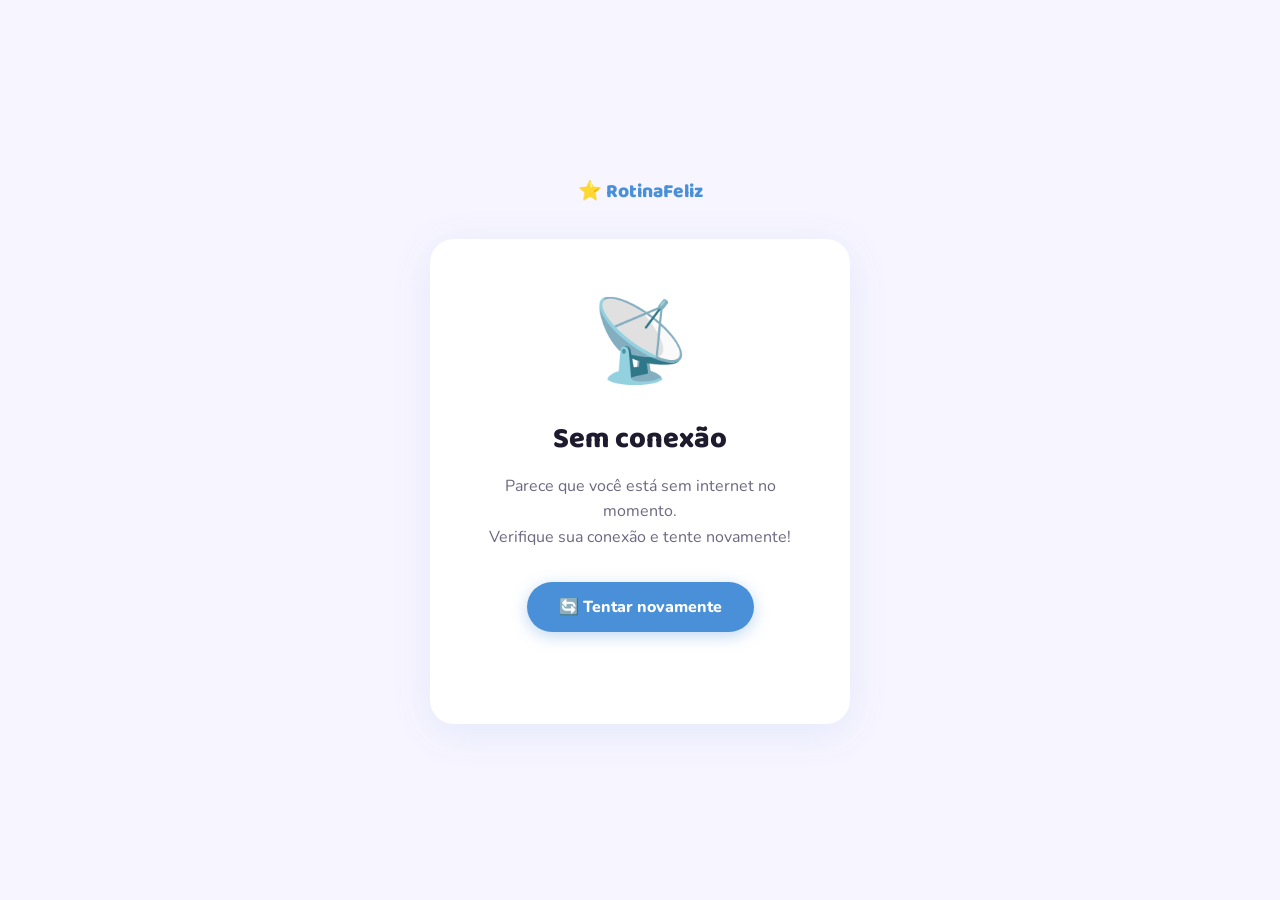
<file: offline.html>
<!DOCTYPE html>
<html lang="pt-BR">
<head>
  <meta charset="UTF-8" />
  <meta name="viewport" content="width=device-width, initial-scale=1.0" />
  <title>Sem conexão — RotinaFeliz</title>
  <link rel="preconnect" href="https://fonts.googleapis.com" />
  <link rel="preconnect" href="https://fonts.gstatic.com" crossorigin />
  <link rel="preload" as="style" href="https://fonts.googleapis.com/css2?family=Baloo+2:wght@700;900&family=Nunito:wght@400;600;700;800&display=swap" />
  <link href="https://fonts.googleapis.com/css2?family=Baloo+2:wght@700;900&family=Nunito:wght@400;600;700;800&display=swap" rel="stylesheet" />
  <link rel="shortcut icon" href="/assets/rf.png" type="image/x-icon" />
  <style>
    *, *::before, *::after { box-sizing: border-box; margin: 0; padding: 0; }

    :root {
      --blue:   #4A90D9;
      --green:  #5BB974;
      --bg:     #F7F5FF;
      --ink:    #1E1B2E;
      --muted:  #6B6880;
      --card:   #FFFFFF;
    }

    html, body {
      height: 100%;
      font-family: 'Nunito', sans-serif;
      background: var(--bg);
      color: var(--ink);
    }

    body {
      display: flex;
      flex-direction: column;
      align-items: center;
      justify-content: center;
      min-height: 100vh;
      padding: 32px 24px;
      text-align: center;
    }

    .card {
      background: var(--card);
      border-radius: 24px;
      padding: 48px 36px;
      max-width: 420px;
      width: 100%;
      box-shadow: 0 8px 40px rgba(74,144,217,.12);
    }

    .emoji {
      font-size: 5rem;
      margin-bottom: 20px;
      animation: wobble 2.5s ease-in-out infinite;
    }

    @keyframes wobble {
      0%, 100% { transform: rotate(-5deg); }
      50%       { transform: rotate(5deg); }
    }

    h1 {
      font-family: 'Baloo 2', sans-serif;
      font-size: 1.8rem;
      font-weight: 900;
      margin-bottom: 12px;
      color: var(--ink);
    }

    p {
      color: var(--muted);
      font-size: 1rem;
      line-height: 1.6;
      margin-bottom: 32px;
    }

    .btn {
      display: inline-flex;
      align-items: center;
      gap: 8px;
      padding: 14px 32px;
      border-radius: 50px;
      font-family: 'Nunito', sans-serif;
      font-weight: 800;
      font-size: 1rem;
      cursor: pointer;
      border: none;
      text-decoration: none;
      transition: transform .15s, box-shadow .15s;
    }

    .btn:active { transform: scale(.97); }

    .btn-primary {
      background: var(--blue);
      color: #fff;
      box-shadow: 0 4px 16px rgba(74,144,217,.35);
    }

    .btn-primary:hover { box-shadow: 0 6px 22px rgba(74,144,217,.45); }

    .status {
      margin-top: 24px;
      font-size: .85rem;
      color: var(--muted);
      min-height: 20px;
    }

    .logo {
      font-family: 'Baloo 2', sans-serif;
      font-size: 1.2rem;
      font-weight: 900;
      color: var(--blue);
      text-decoration: none;
      display: inline-flex;
      align-items: center;
      gap: 6px;
      margin-bottom: 32px;
    }
  </style>
</head>
<body>

  <a class="logo" href="/">⭐ RotinaFeliz</a>

  <div class="card">
    <div class="emoji">📡</div>
    <h1>Sem conexão</h1>
    <p>
      Parece que você está sem internet no momento.<br/>
      Verifique sua conexão e tente novamente!
    </p>

    <button class="btn btn-primary" onclick="tentarNovamente()">
      🔄 Tentar novamente
    </button>

    <div class="status" id="status"></div>
  </div>

  <script>
    function tentarNovamente() {
      const status = document.getElementById('status');
      status.textContent = 'Verificando conexão...';

      setTimeout(() => {
        if (navigator.onLine) {
          status.textContent = '✅ Conexão restaurada! Redirecionando...';
          setTimeout(() => window.location.href = '/', 800);
        } else {
          status.textContent = '❌ Ainda sem internet. Tente em alguns instantes.';
        }
      }, 1000);
    }

    // Redireciona automaticamente quando a conexão voltar
    window.addEventListener('online', () => {
      document.getElementById('status').textContent = '✅ Conexão restaurada! Redirecionando...';
      setTimeout(() => window.location.href = '/', 800);
    });
  </script>

</body>
</html>
</file>
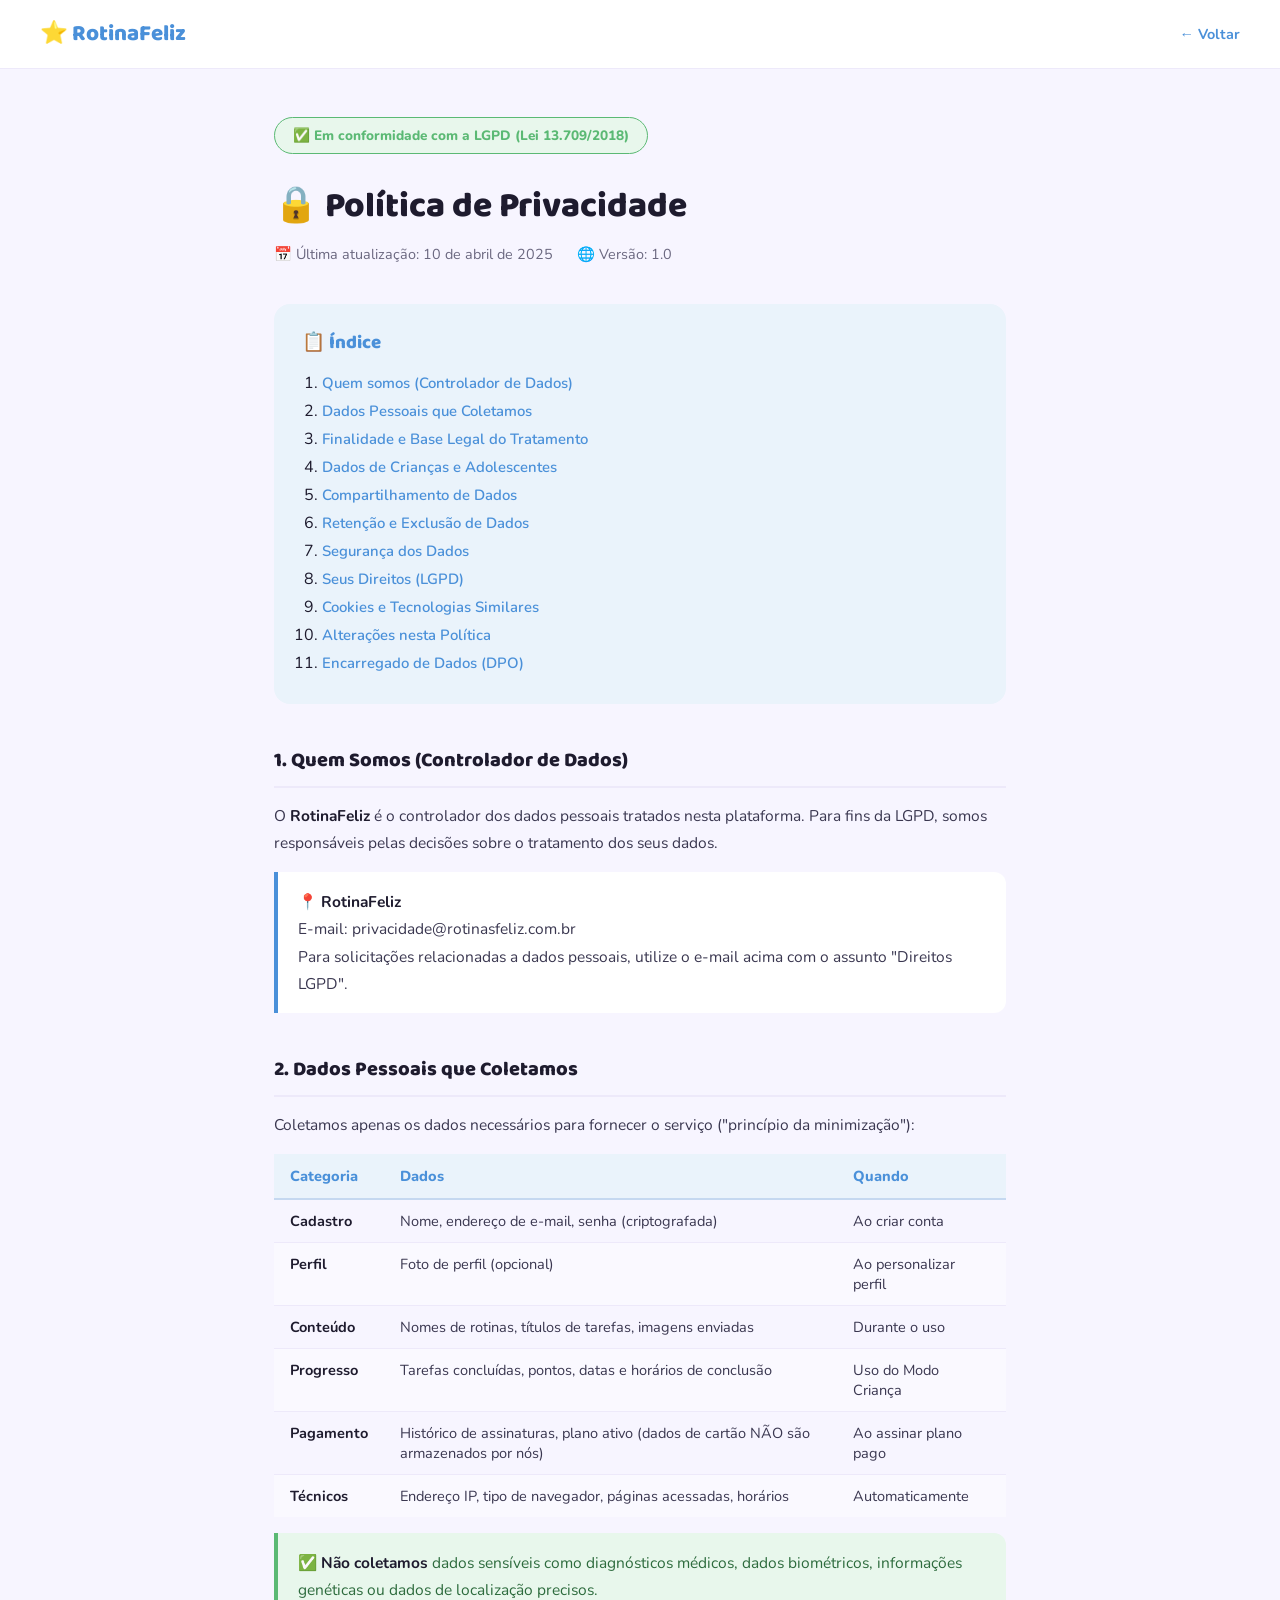
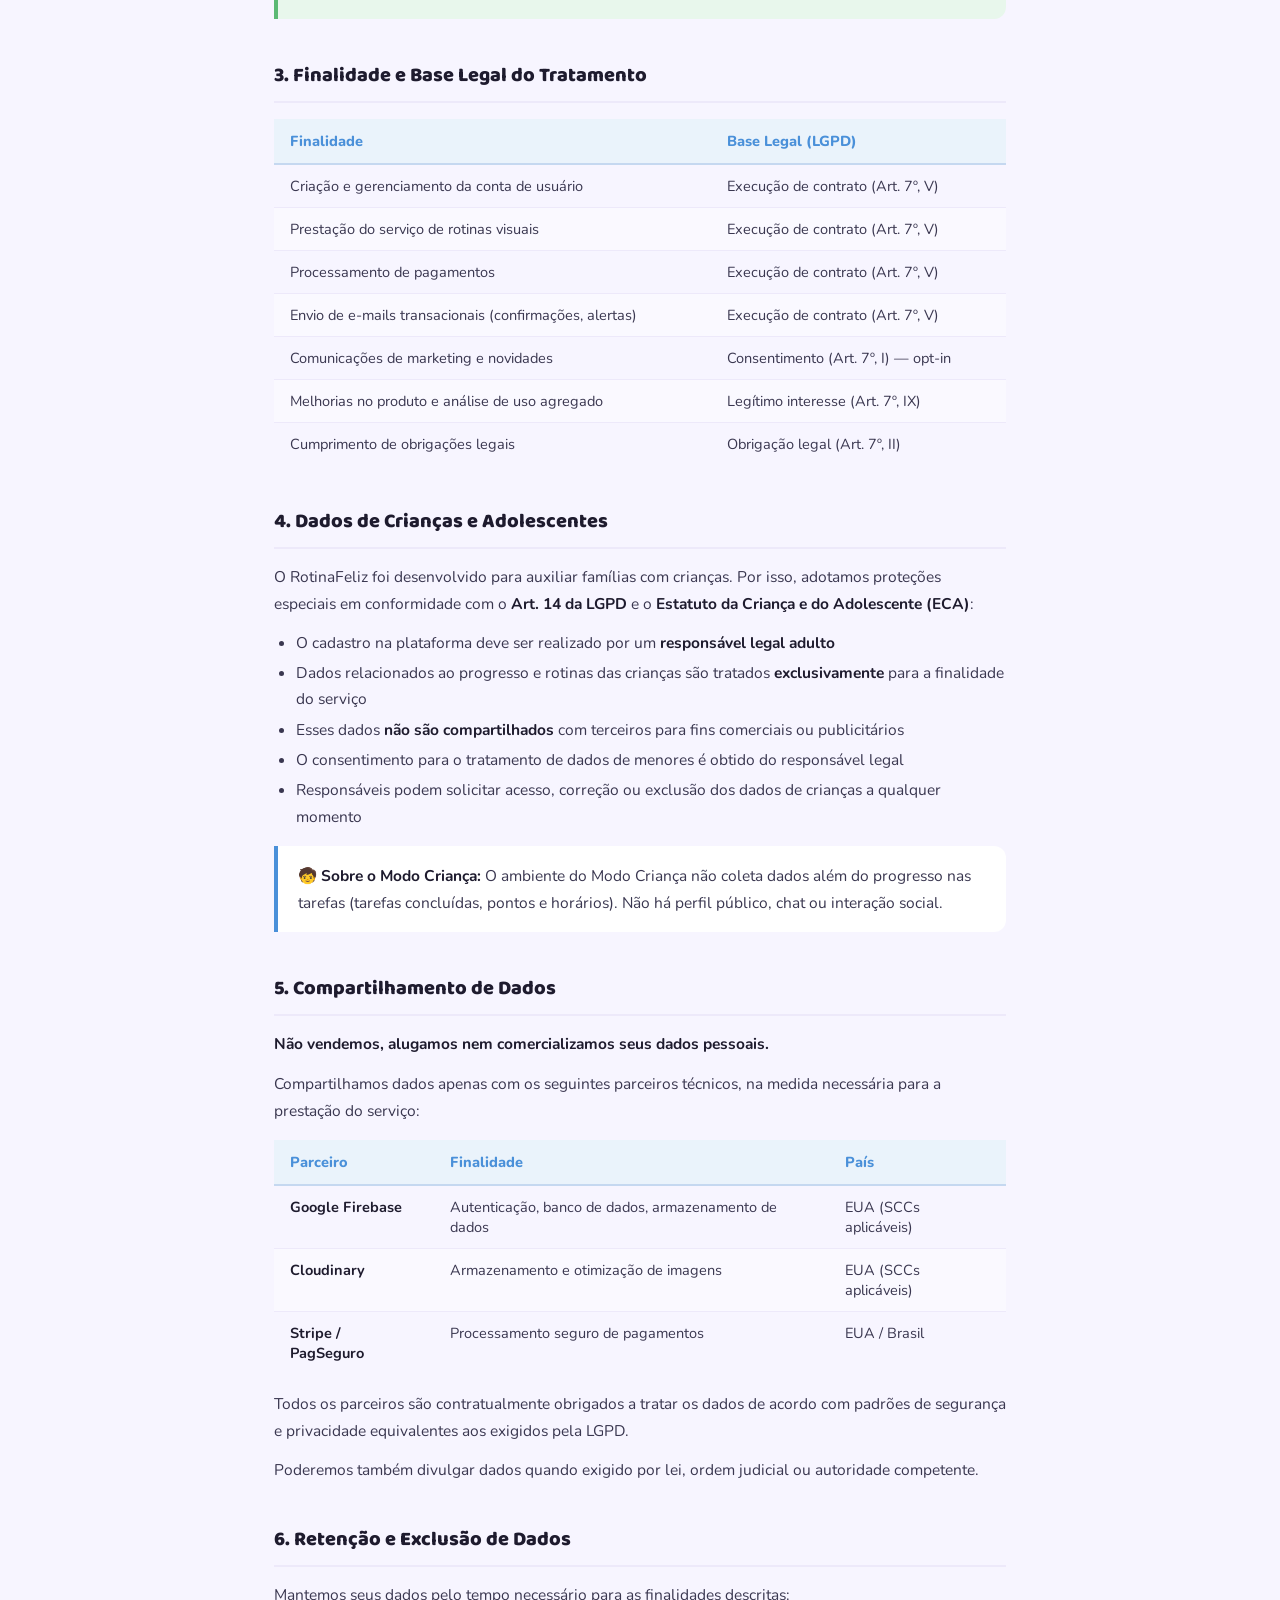
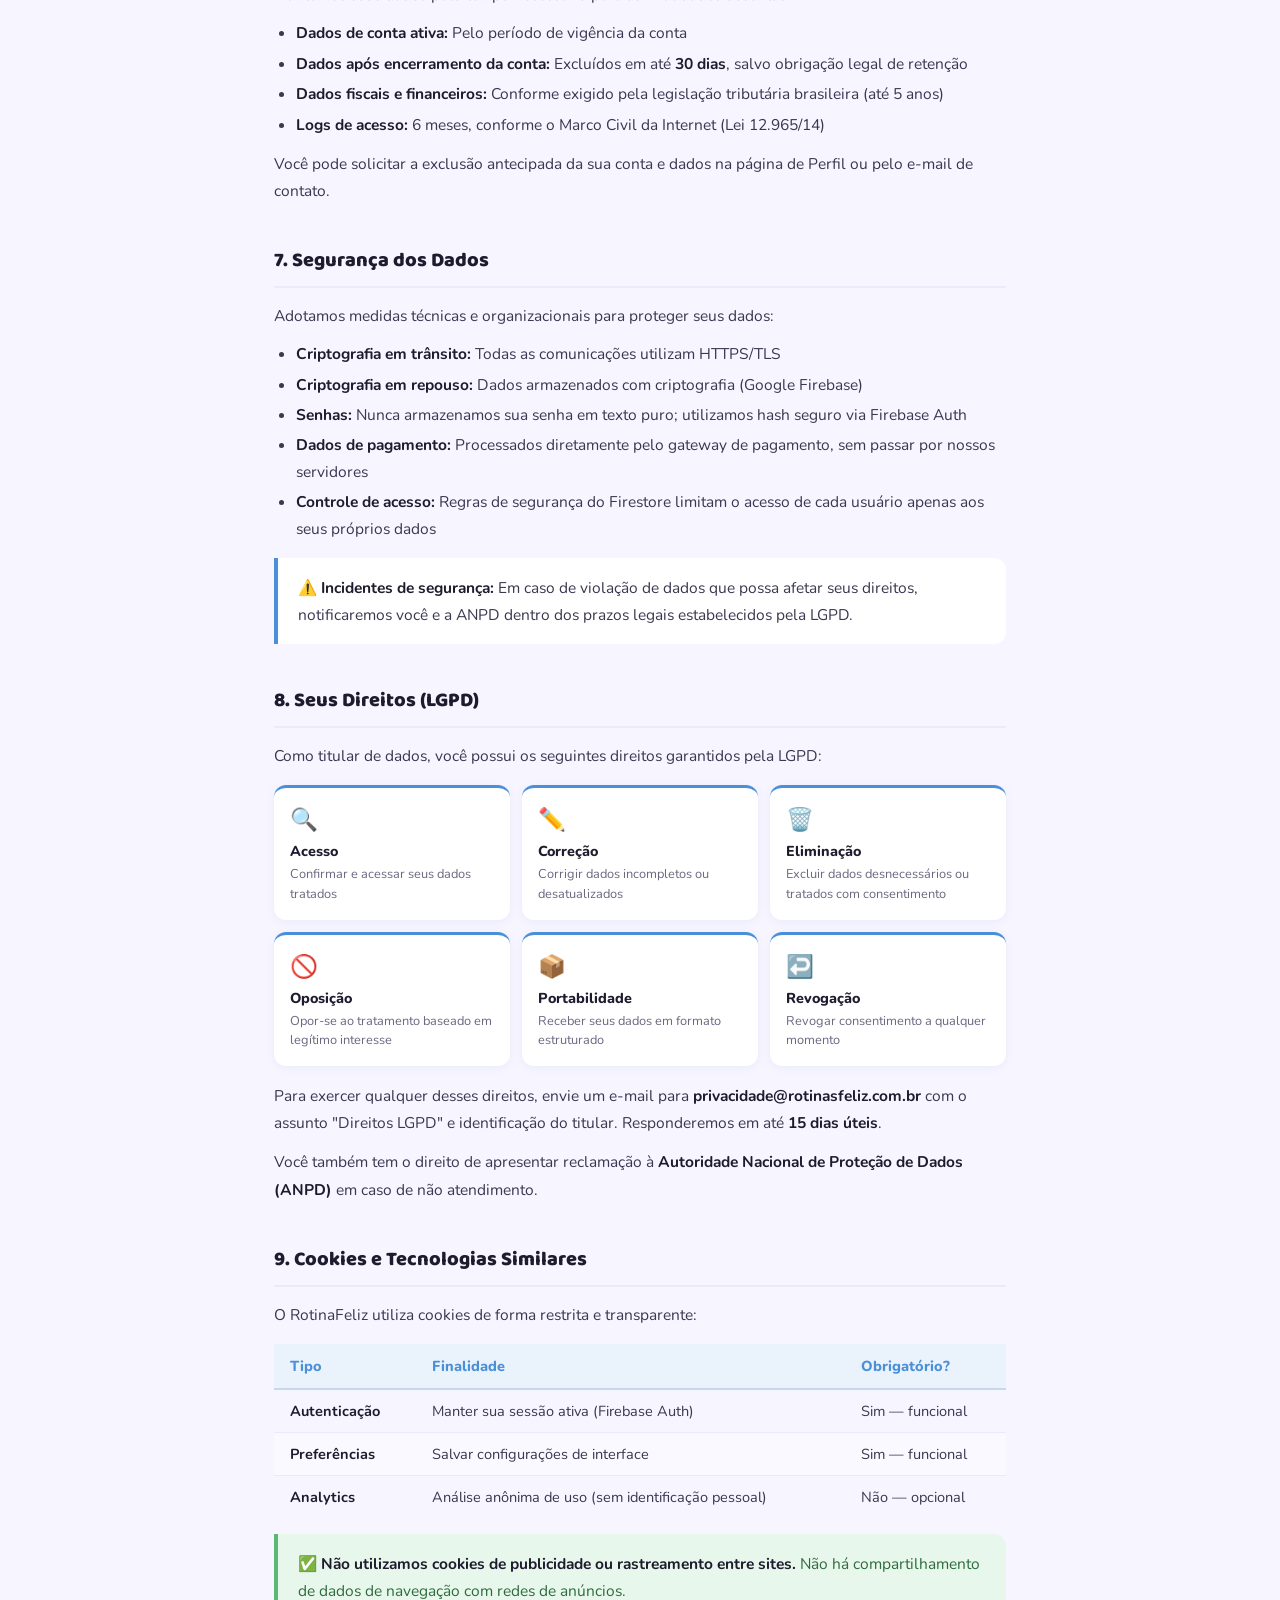
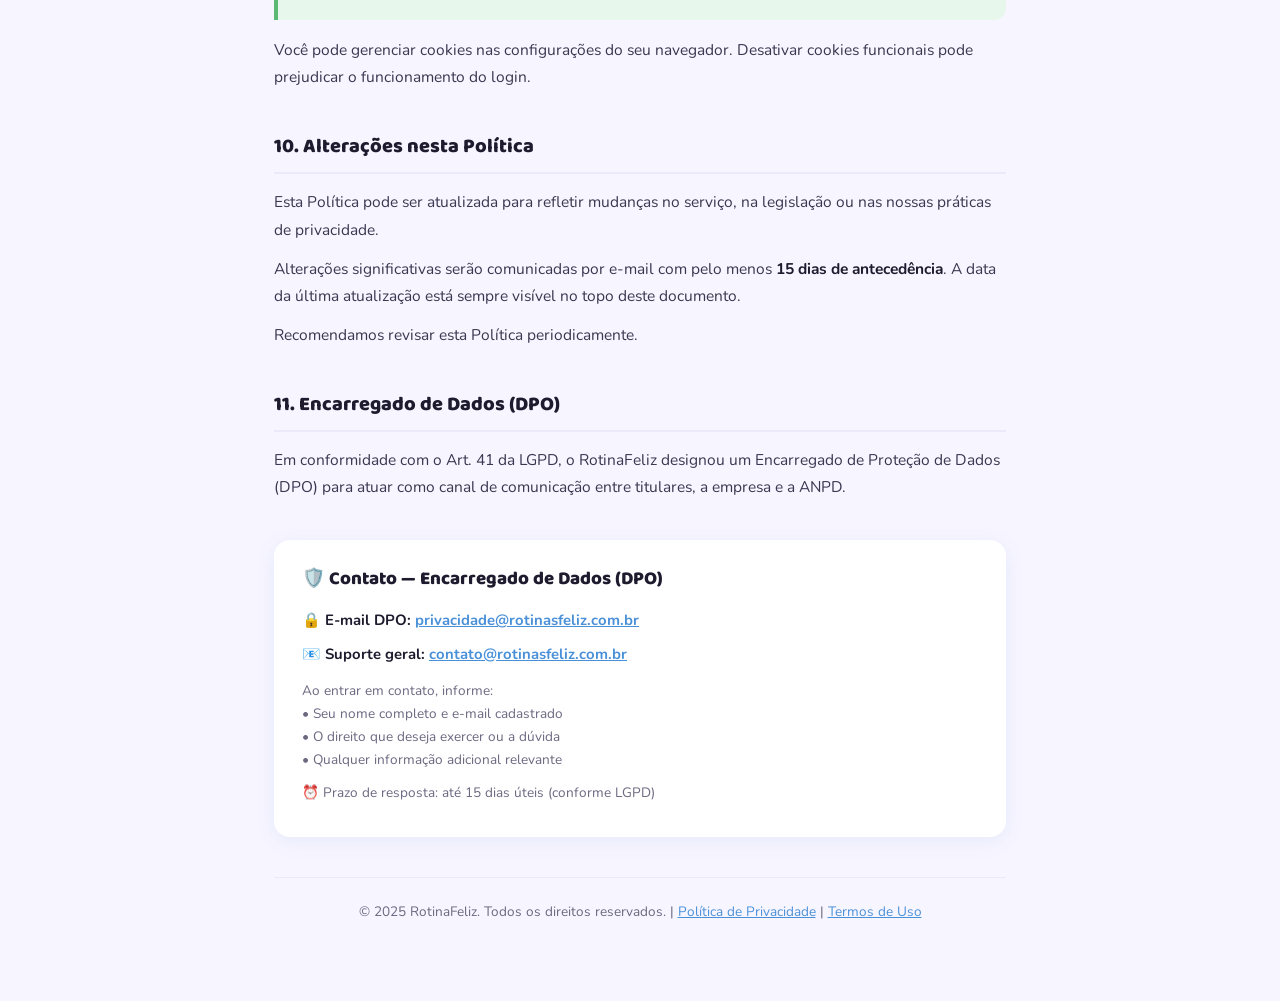
<file: privacy.html>
<!DOCTYPE html>
<html lang="pt-BR">
<head>
  <meta charset="UTF-8"/>
  <meta name="viewport" content="width=device-width,initial-scale=1.0"/>
  <title>Política de Privacidade — RotinaFeliz</title>
  <link rel="preconnect" href="https://fonts.googleapis.com"/>
  <link href="https://fonts.googleapis.com/css2?family=Baloo+2:wght@700;800;900&family=Nunito:wght@400;500;600;700;800&display=swap" rel="stylesheet"/>
  <link rel="shortcut icon" href="../assets/rf.png" type="image/x-icon"/>
  <style>
    *, *::before, *::after { box-sizing: border-box; margin: 0; padding: 0; }
    :root {
      --blue:#4A90D9; --blue-lt:#EAF3FB; --green:#5BB974; --green-lt:#E8F7EC;
      --bg:#F7F5FF; --white:#fff; --ink:#1E1B2E; --muted:#6B6880; --radius:16px;
    }
    body { font-family:'Nunito',sans-serif; background:var(--bg); color:var(--ink); }

    .topbar {
      background:var(--white); border-bottom:1.5px solid #EDE9FA;
      padding:16px 40px; display:flex; align-items:center; gap:16px;
      position:sticky; top:0; z-index:50;
    }
    .logo { font-family:'Baloo 2',cursive; font-size:1.4rem; font-weight:900; color:var(--blue); text-decoration:none; }
    .back-link { color:var(--blue); text-decoration:none; font-weight:700; font-size:.9rem; margin-left:auto; display:flex; align-items:center; gap:6px; }
    .back-link:hover { text-decoration:underline; }

    .container { max-width:780px; margin:0 auto; padding:48px 24px 80px; }

    .doc-header { margin-bottom:40px; }
    .doc-header h1 { font-family:'Baloo 2',cursive; font-size:2.2rem; font-weight:900; margin-bottom:10px; }
    .doc-meta { font-size:.9rem; color:var(--muted); display:flex; gap:24px; flex-wrap:wrap; }

    .lgpd-badge {
      display:inline-flex; align-items:center; gap:8px;
      background:var(--green-lt); color:var(--green); border:1.5px solid var(--green);
      padding:8px 18px; border-radius:50px; font-weight:800; font-size:.85rem;
      margin-bottom:24px;
    }

    .toc {
      background:var(--blue-lt); border-radius:var(--radius);
      padding:24px 28px; margin-bottom:40px;
    }
    .toc h3 { font-family:'Baloo 2',cursive; font-weight:900; margin-bottom:14px; color:var(--blue); }
    .toc ol { padding-left:20px; }
    .toc li { margin-bottom:6px; }
    .toc a { color:var(--blue); text-decoration:none; font-weight:600; font-size:.93rem; }
    .toc a:hover { text-decoration:underline; }

    .section { margin-bottom:40px; }
    .section h2 {
      font-family:'Baloo 2',cursive; font-size:1.25rem; font-weight:900;
      margin-bottom:14px; border-bottom:2px solid #EDE9FA; padding-bottom:10px;
    }
    .section p { line-height:1.75; color:#3a3750; margin-bottom:12px; font-size:.97rem; }
    .section ul, .section ol { padding-left:22px; margin-bottom:12px; }
    .section li { line-height:1.7; color:#3a3750; margin-bottom:4px; font-size:.97rem; }
    .section strong { color:var(--ink); }

    .data-table {
      width:100%; border-collapse:collapse; margin:16px 0; font-size:.91rem;
    }
    .data-table th {
      background:var(--blue-lt); color:var(--blue); font-weight:800;
      padding:12px 16px; text-align:left; border-bottom:2px solid #c5d8f0;
    }
    .data-table td {
      padding:11px 16px; border-bottom:1px solid #EDE9FA; color:#3a3750; vertical-align:top;
    }
    .data-table tr:last-child td { border-bottom:none; }
    .data-table tr:nth-child(even) td { background:#faf9ff; }

    .rights-grid {
      display:grid; grid-template-columns:repeat(auto-fill,minmax(200px,1fr));
      gap:12px; margin:16px 0;
    }
    .right-card {
      background:var(--white); border-radius:12px; padding:16px;
      box-shadow:0 2px 10px rgba(74,144,217,.08); border-top:3px solid var(--blue);
    }
    .right-card .icon { font-size:1.4rem; margin-bottom:6px; }
    .right-card .title { font-weight:800; font-size:.9rem; margin-bottom:4px; }
    .right-card .desc { font-size:.8rem; color:var(--muted); line-height:1.5; }

    .highlight-box {
      background:var(--white); border-left:4px solid var(--blue);
      border-radius:0 12px 12px 0; padding:16px 20px; margin:16px 0;
    }
    .highlight-box p { margin:0; }

    .green-box {
      background:var(--green-lt); border-left:4px solid var(--green);
      border-radius:0 12px 12px 0; padding:16px 20px; margin:16px 0;
    }
    .green-box p { margin:0; color:#2d6b3d; }

    .contact-box {
      background:var(--white); border-radius:var(--radius);
      padding:24px 28px; box-shadow:0 4px 20px rgba(74,144,217,.1); margin-top:40px;
    }
    .contact-box h3 { font-family:'Baloo 2',cursive; font-weight:900; margin-bottom:14px; }
    .contact-box p { color:var(--muted); line-height:1.7; font-size:.93rem; margin-bottom:8px; }
    .contact-box a { color:var(--blue); font-weight:700; }

    footer-note { display:block; margin-top:40px; font-size:.85rem; color:var(--muted); text-align:center; border-top:1.5px solid #EDE9FA; padding-top:24px; }

    @media(max-width:600px) {
      .rights-grid { grid-template-columns:1fr 1fr; }
      .data-table { font-size:.82rem; }
      .data-table th, .data-table td { padding:8px 10px; }
    }
  </style>
</head>
<body>

<nav class="topbar">
  <a href="../index.html" class="logo">⭐ RotinaFeliz</a>
  <a href="javascript:history.back()" class="back-link">← Voltar</a>
</nav>

<div class="container">

  <div class="doc-header">
    <div class="lgpd-badge">✅ Em conformidade com a LGPD (Lei 13.709/2018)</div>
    <h1>🔒 Política de Privacidade</h1>
    <div class="doc-meta">
      <span>📅 Última atualização: 10 de abril de 2025</span>
      <span>🌐 Versão: 1.0</span>
    </div>
  </div>

  <div class="toc">
    <h3>📋 Índice</h3>
    <ol>
      <li><a href="#controlador">Quem somos (Controlador de Dados)</a></li>
      <li><a href="#dados-coletados">Dados Pessoais que Coletamos</a></li>
      <li><a href="#finalidade">Finalidade e Base Legal do Tratamento</a></li>
      <li><a href="#menores">Dados de Crianças e Adolescentes</a></li>
      <li><a href="#compartilhamento">Compartilhamento de Dados</a></li>
      <li><a href="#retencao">Retenção e Exclusão de Dados</a></li>
      <li><a href="#seguranca">Segurança dos Dados</a></li>
      <li><a href="#direitos">Seus Direitos (LGPD)</a></li>
      <li><a href="#cookies">Cookies e Tecnologias Similares</a></li>
      <li><a href="#alteracoes">Alterações nesta Política</a></li>
      <li><a href="#dpo">Encarregado de Dados (DPO)</a></li>
    </ol>
  </div>

  <div class="section" id="controlador">
    <h2>1. Quem Somos (Controlador de Dados)</h2>
    <p>O <strong>RotinaFeliz</strong> é o controlador dos dados pessoais tratados nesta plataforma. Para fins da LGPD, somos responsáveis pelas decisões sobre o tratamento dos seus dados.</p>
    <div class="highlight-box">
      <p>📍 <strong>RotinaFeliz</strong><br/>
      E-mail: privacidade@rotinasfeliz.com.br<br/>
      Para solicitações relacionadas a dados pessoais, utilize o e-mail acima com o assunto "Direitos LGPD".</p>
    </div>
  </div>

  <div class="section" id="dados-coletados">
    <h2>2. Dados Pessoais que Coletamos</h2>
    <p>Coletamos apenas os dados necessários para fornecer o serviço ("princípio da minimização"):</p>

    <table class="data-table">
      <thead>
        <tr>
          <th>Categoria</th>
          <th>Dados</th>
          <th>Quando</th>
        </tr>
      </thead>
      <tbody>
        <tr>
          <td><strong>Cadastro</strong></td>
          <td>Nome, endereço de e-mail, senha (criptografada)</td>
          <td>Ao criar conta</td>
        </tr>
        <tr>
          <td><strong>Perfil</strong></td>
          <td>Foto de perfil (opcional)</td>
          <td>Ao personalizar perfil</td>
        </tr>
        <tr>
          <td><strong>Conteúdo</strong></td>
          <td>Nomes de rotinas, títulos de tarefas, imagens enviadas</td>
          <td>Durante o uso</td>
        </tr>
        <tr>
          <td><strong>Progresso</strong></td>
          <td>Tarefas concluídas, pontos, datas e horários de conclusão</td>
          <td>Uso do Modo Criança</td>
        </tr>
        <tr>
          <td><strong>Pagamento</strong></td>
          <td>Histórico de assinaturas, plano ativo (dados de cartão NÃO são armazenados por nós)</td>
          <td>Ao assinar plano pago</td>
        </tr>
        <tr>
          <td><strong>Técnicos</strong></td>
          <td>Endereço IP, tipo de navegador, páginas acessadas, horários</td>
          <td>Automaticamente</td>
        </tr>
      </tbody>
    </table>

    <div class="green-box">
      <p>✅ <strong>Não coletamos</strong> dados sensíveis como diagnósticos médicos, dados biométricos, informações genéticas ou dados de localização precisos.</p>
    </div>
  </div>

  <div class="section" id="finalidade">
    <h2>3. Finalidade e Base Legal do Tratamento</h2>

    <table class="data-table">
      <thead>
        <tr>
          <th>Finalidade</th>
          <th>Base Legal (LGPD)</th>
        </tr>
      </thead>
      <tbody>
        <tr>
          <td>Criação e gerenciamento da conta de usuário</td>
          <td>Execução de contrato (Art. 7º, V)</td>
        </tr>
        <tr>
          <td>Prestação do serviço de rotinas visuais</td>
          <td>Execução de contrato (Art. 7º, V)</td>
        </tr>
        <tr>
          <td>Processamento de pagamentos</td>
          <td>Execução de contrato (Art. 7º, V)</td>
        </tr>
        <tr>
          <td>Envio de e-mails transacionais (confirmações, alertas)</td>
          <td>Execução de contrato (Art. 7º, V)</td>
        </tr>
        <tr>
          <td>Comunicações de marketing e novidades</td>
          <td>Consentimento (Art. 7º, I) — opt-in</td>
        </tr>
        <tr>
          <td>Melhorias no produto e análise de uso agregado</td>
          <td>Legítimo interesse (Art. 7º, IX)</td>
        </tr>
        <tr>
          <td>Cumprimento de obrigações legais</td>
          <td>Obrigação legal (Art. 7º, II)</td>
        </tr>
      </tbody>
    </table>
  </div>

  <div class="section" id="menores">
    <h2>4. Dados de Crianças e Adolescentes</h2>
    <p>O RotinaFeliz foi desenvolvido para auxiliar famílias com crianças. Por isso, adotamos proteções especiais em conformidade com o <strong>Art. 14 da LGPD</strong> e o <strong>Estatuto da Criança e do Adolescente (ECA)</strong>:</p>
    <ul>
      <li>O cadastro na plataforma deve ser realizado por um <strong>responsável legal adulto</strong></li>
      <li>Dados relacionados ao progresso e rotinas das crianças são tratados <strong>exclusivamente</strong> para a finalidade do serviço</li>
      <li>Esses dados <strong>não são compartilhados</strong> com terceiros para fins comerciais ou publicitários</li>
      <li>O consentimento para o tratamento de dados de menores é obtido do responsável legal</li>
      <li>Responsáveis podem solicitar acesso, correção ou exclusão dos dados de crianças a qualquer momento</li>
    </ul>
    <div class="highlight-box">
      <p>🧒 <strong>Sobre o Modo Criança:</strong> O ambiente do Modo Criança não coleta dados além do progresso nas tarefas (tarefas concluídas, pontos e horários). Não há perfil público, chat ou interação social.</p>
    </div>
  </div>

  <div class="section" id="compartilhamento">
    <h2>5. Compartilhamento de Dados</h2>
    <p><strong>Não vendemos, alugamos nem comercializamos seus dados pessoais.</strong></p>
    <p>Compartilhamos dados apenas com os seguintes parceiros técnicos, na medida necessária para a prestação do serviço:</p>

    <table class="data-table">
      <thead>
        <tr>
          <th>Parceiro</th>
          <th>Finalidade</th>
          <th>País</th>
        </tr>
      </thead>
      <tbody>
        <tr>
          <td><strong>Google Firebase</strong></td>
          <td>Autenticação, banco de dados, armazenamento de dados</td>
          <td>EUA (SCCs aplicáveis)</td>
        </tr>
        <tr>
          <td><strong>Cloudinary</strong></td>
          <td>Armazenamento e otimização de imagens</td>
          <td>EUA (SCCs aplicáveis)</td>
        </tr>
        <tr>
          <td><strong>Stripe / PagSeguro</strong></td>
          <td>Processamento seguro de pagamentos</td>
          <td>EUA / Brasil</td>
        </tr>
      </tbody>
    </table>

    <p>Todos os parceiros são contratualmente obrigados a tratar os dados de acordo com padrões de segurança e privacidade equivalentes aos exigidos pela LGPD.</p>
    <p>Poderemos também divulgar dados quando exigido por lei, ordem judicial ou autoridade competente.</p>
  </div>

  <div class="section" id="retencao">
    <h2>6. Retenção e Exclusão de Dados</h2>
    <p>Mantemos seus dados pelo tempo necessário para as finalidades descritas:</p>
    <ul>
      <li><strong>Dados de conta ativa:</strong> Pelo período de vigência da conta</li>
      <li><strong>Dados após encerramento da conta:</strong> Excluídos em até <strong>30 dias</strong>, salvo obrigação legal de retenção</li>
      <li><strong>Dados fiscais e financeiros:</strong> Conforme exigido pela legislação tributária brasileira (até 5 anos)</li>
      <li><strong>Logs de acesso:</strong> 6 meses, conforme o Marco Civil da Internet (Lei 12.965/14)</li>
    </ul>
    <p>Você pode solicitar a exclusão antecipada da sua conta e dados na página de Perfil ou pelo e-mail de contato.</p>
  </div>

  <div class="section" id="seguranca">
    <h2>7. Segurança dos Dados</h2>
    <p>Adotamos medidas técnicas e organizacionais para proteger seus dados:</p>
    <ul>
      <li><strong>Criptografia em trânsito:</strong> Todas as comunicações utilizam HTTPS/TLS</li>
      <li><strong>Criptografia em repouso:</strong> Dados armazenados com criptografia (Google Firebase)</li>
      <li><strong>Senhas:</strong> Nunca armazenamos sua senha em texto puro; utilizamos hash seguro via Firebase Auth</li>
      <li><strong>Dados de pagamento:</strong> Processados diretamente pelo gateway de pagamento, sem passar por nossos servidores</li>
      <li><strong>Controle de acesso:</strong> Regras de segurança do Firestore limitam o acesso de cada usuário apenas aos seus próprios dados</li>
    </ul>
    <div class="highlight-box">
      <p>⚠️ <strong>Incidentes de segurança:</strong> Em caso de violação de dados que possa afetar seus direitos, notificaremos você e a ANPD dentro dos prazos legais estabelecidos pela LGPD.</p>
    </div>
  </div>

  <div class="section" id="direitos">
    <h2>8. Seus Direitos (LGPD)</h2>
    <p>Como titular de dados, você possui os seguintes direitos garantidos pela LGPD:</p>

    <div class="rights-grid">
      <div class="right-card">
        <div class="icon">🔍</div>
        <div class="title">Acesso</div>
        <div class="desc">Confirmar e acessar seus dados tratados</div>
      </div>
      <div class="right-card">
        <div class="icon">✏️</div>
        <div class="title">Correção</div>
        <div class="desc">Corrigir dados incompletos ou desatualizados</div>
      </div>
      <div class="right-card">
        <div class="icon">🗑️</div>
        <div class="title">Eliminação</div>
        <div class="desc">Excluir dados desnecessários ou tratados com consentimento</div>
      </div>
      <div class="right-card">
        <div class="icon">🚫</div>
        <div class="title">Oposição</div>
        <div class="desc">Opor-se ao tratamento baseado em legítimo interesse</div>
      </div>
      <div class="right-card">
        <div class="icon">📦</div>
        <div class="title">Portabilidade</div>
        <div class="desc">Receber seus dados em formato estruturado</div>
      </div>
      <div class="right-card">
        <div class="icon">↩️</div>
        <div class="title">Revogação</div>
        <div class="desc">Revogar consentimento a qualquer momento</div>
      </div>
    </div>

    <p>Para exercer qualquer desses direitos, envie um e-mail para <strong>privacidade@rotinasfeliz.com.br</strong> com o assunto "Direitos LGPD" e identificação do titular. Responderemos em até <strong>15 dias úteis</strong>.</p>
    <p>Você também tem o direito de apresentar reclamação à <strong>Autoridade Nacional de Proteção de Dados (ANPD)</strong> em caso de não atendimento.</p>
  </div>

  <div class="section" id="cookies">
    <h2>9. Cookies e Tecnologias Similares</h2>
    <p>O RotinaFeliz utiliza cookies de forma restrita e transparente:</p>

    <table class="data-table">
      <thead>
        <tr>
          <th>Tipo</th>
          <th>Finalidade</th>
          <th>Obrigatório?</th>
        </tr>
      </thead>
      <tbody>
        <tr>
          <td><strong>Autenticação</strong></td>
          <td>Manter sua sessão ativa (Firebase Auth)</td>
          <td>Sim — funcional</td>
        </tr>
        <tr>
          <td><strong>Preferências</strong></td>
          <td>Salvar configurações de interface</td>
          <td>Sim — funcional</td>
        </tr>
        <tr>
          <td><strong>Analytics</strong></td>
          <td>Análise anônima de uso (sem identificação pessoal)</td>
          <td>Não — opcional</td>
        </tr>
      </tbody>
    </table>

    <div class="green-box">
      <p>✅ <strong>Não utilizamos cookies de publicidade ou rastreamento entre sites.</strong> Não há compartilhamento de dados de navegação com redes de anúncios.</p>
    </div>
    <p>Você pode gerenciar cookies nas configurações do seu navegador. Desativar cookies funcionais pode prejudicar o funcionamento do login.</p>
  </div>

  <div class="section" id="alteracoes">
    <h2>10. Alterações nesta Política</h2>
    <p>Esta Política pode ser atualizada para refletir mudanças no serviço, na legislação ou nas nossas práticas de privacidade.</p>
    <p>Alterações significativas serão comunicadas por e-mail com pelo menos <strong>15 dias de antecedência</strong>. A data da última atualização está sempre visível no topo deste documento.</p>
    <p>Recomendamos revisar esta Política periodicamente.</p>
  </div>

  <div class="section" id="dpo">
    <h2>11. Encarregado de Dados (DPO)</h2>
    <p>Em conformidade com o Art. 41 da LGPD, o RotinaFeliz designou um Encarregado de Proteção de Dados (DPO) para atuar como canal de comunicação entre titulares, a empresa e a ANPD.</p>
    <div class="contact-box">
      <h3>🛡️ Contato — Encarregado de Dados (DPO)</h3>
      <p>🔒 <strong>E-mail DPO:</strong> <a href="mailto:privacidade@rotinasfeliz.com.br">privacidade@rotinasfeliz.com.br</a></p>
      <p>📧 <strong>Suporte geral:</strong> <a href="mailto:contato@rotinasfeliz.com.br">contato@rotinasfeliz.com.br</a></p>
      <p style="margin-top:12px;font-size:.85rem">Ao entrar em contato, informe:<br/>• Seu nome completo e e-mail cadastrado<br/>• O direito que deseja exercer ou a dúvida<br/>• Qualquer informação adicional relevante</p>
      <p style="margin-top:10px;font-size:.85rem">⏰ Prazo de resposta: até 15 dias úteis (conforme LGPD)</p>
    </div>
  </div>

  <footer-note>
    © 2025 RotinaFeliz. Todos os direitos reservados. |
    <a href="privacy.html" style="color:var(--blue)">Política de Privacidade</a> |
    <a href="terms.html" style="color:var(--blue)">Termos de Uso</a>
  </footer-note>

</div>
</body>
</html>
</file>
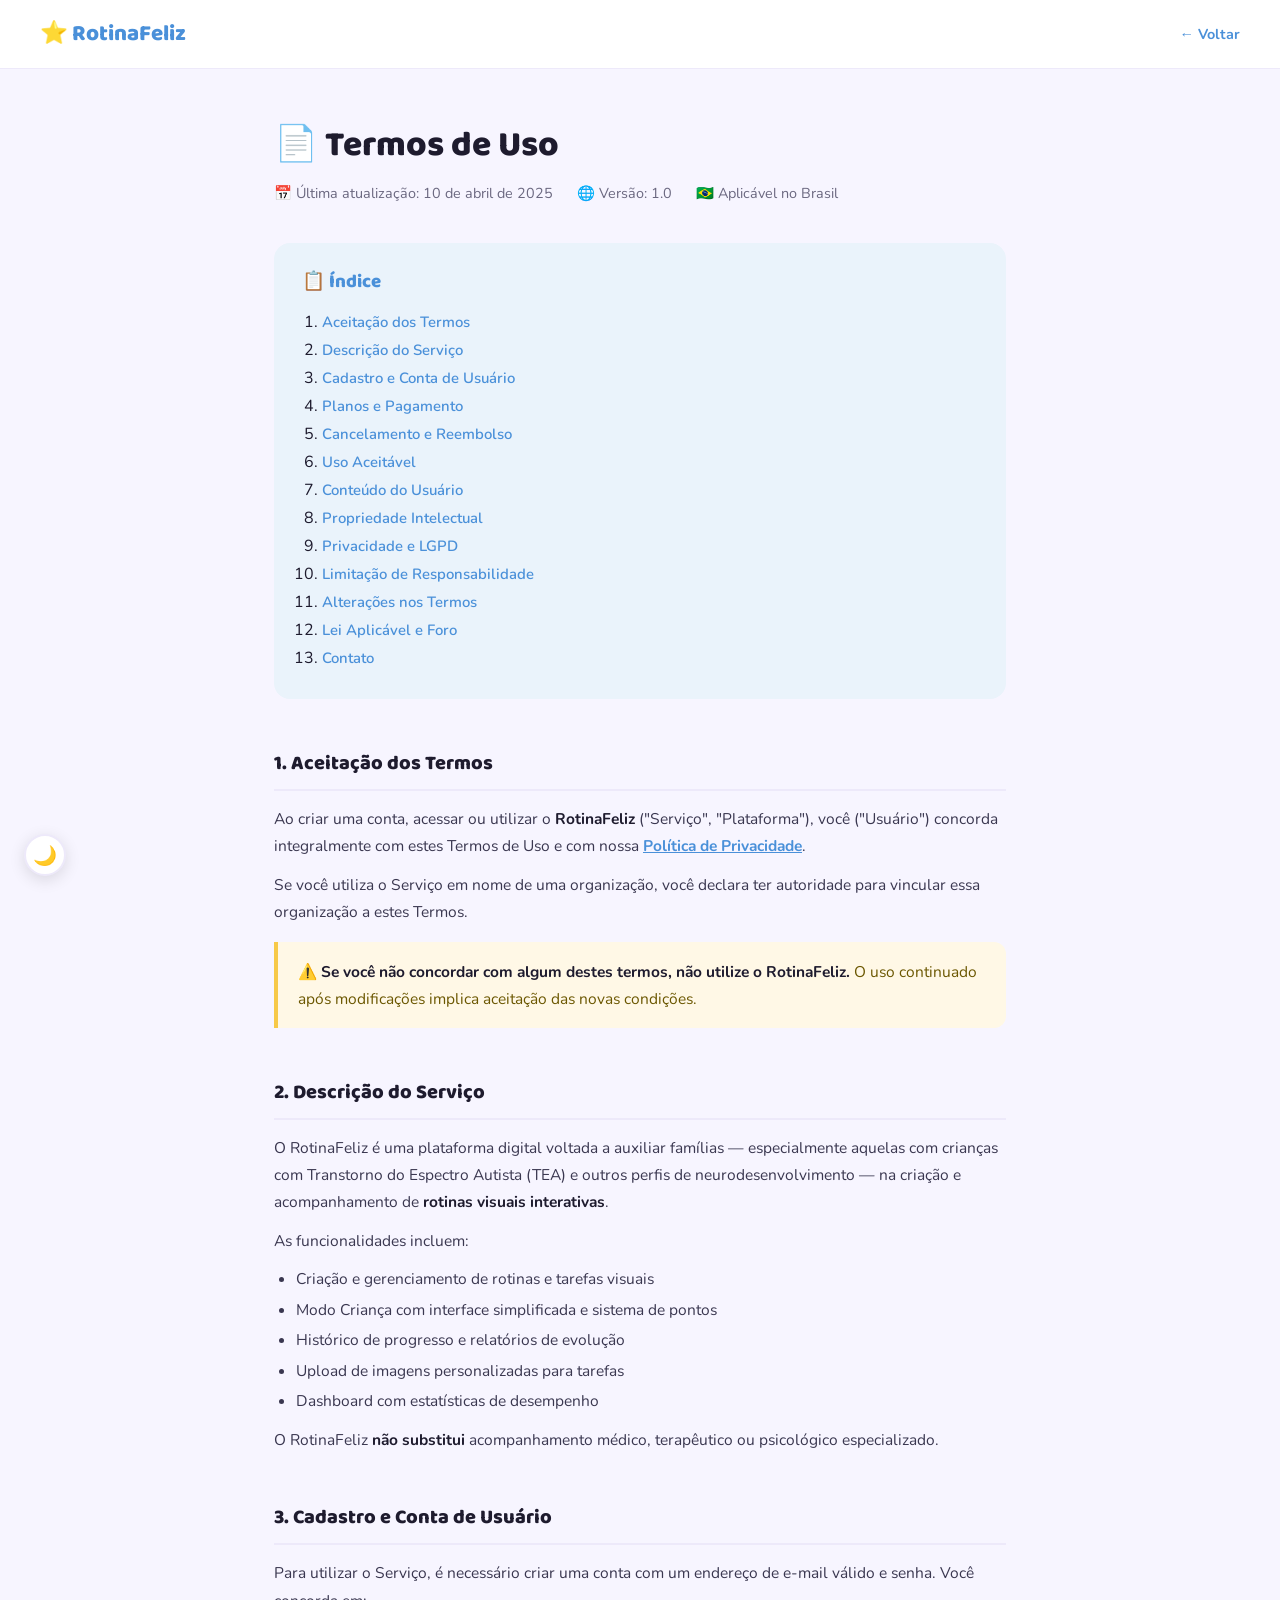
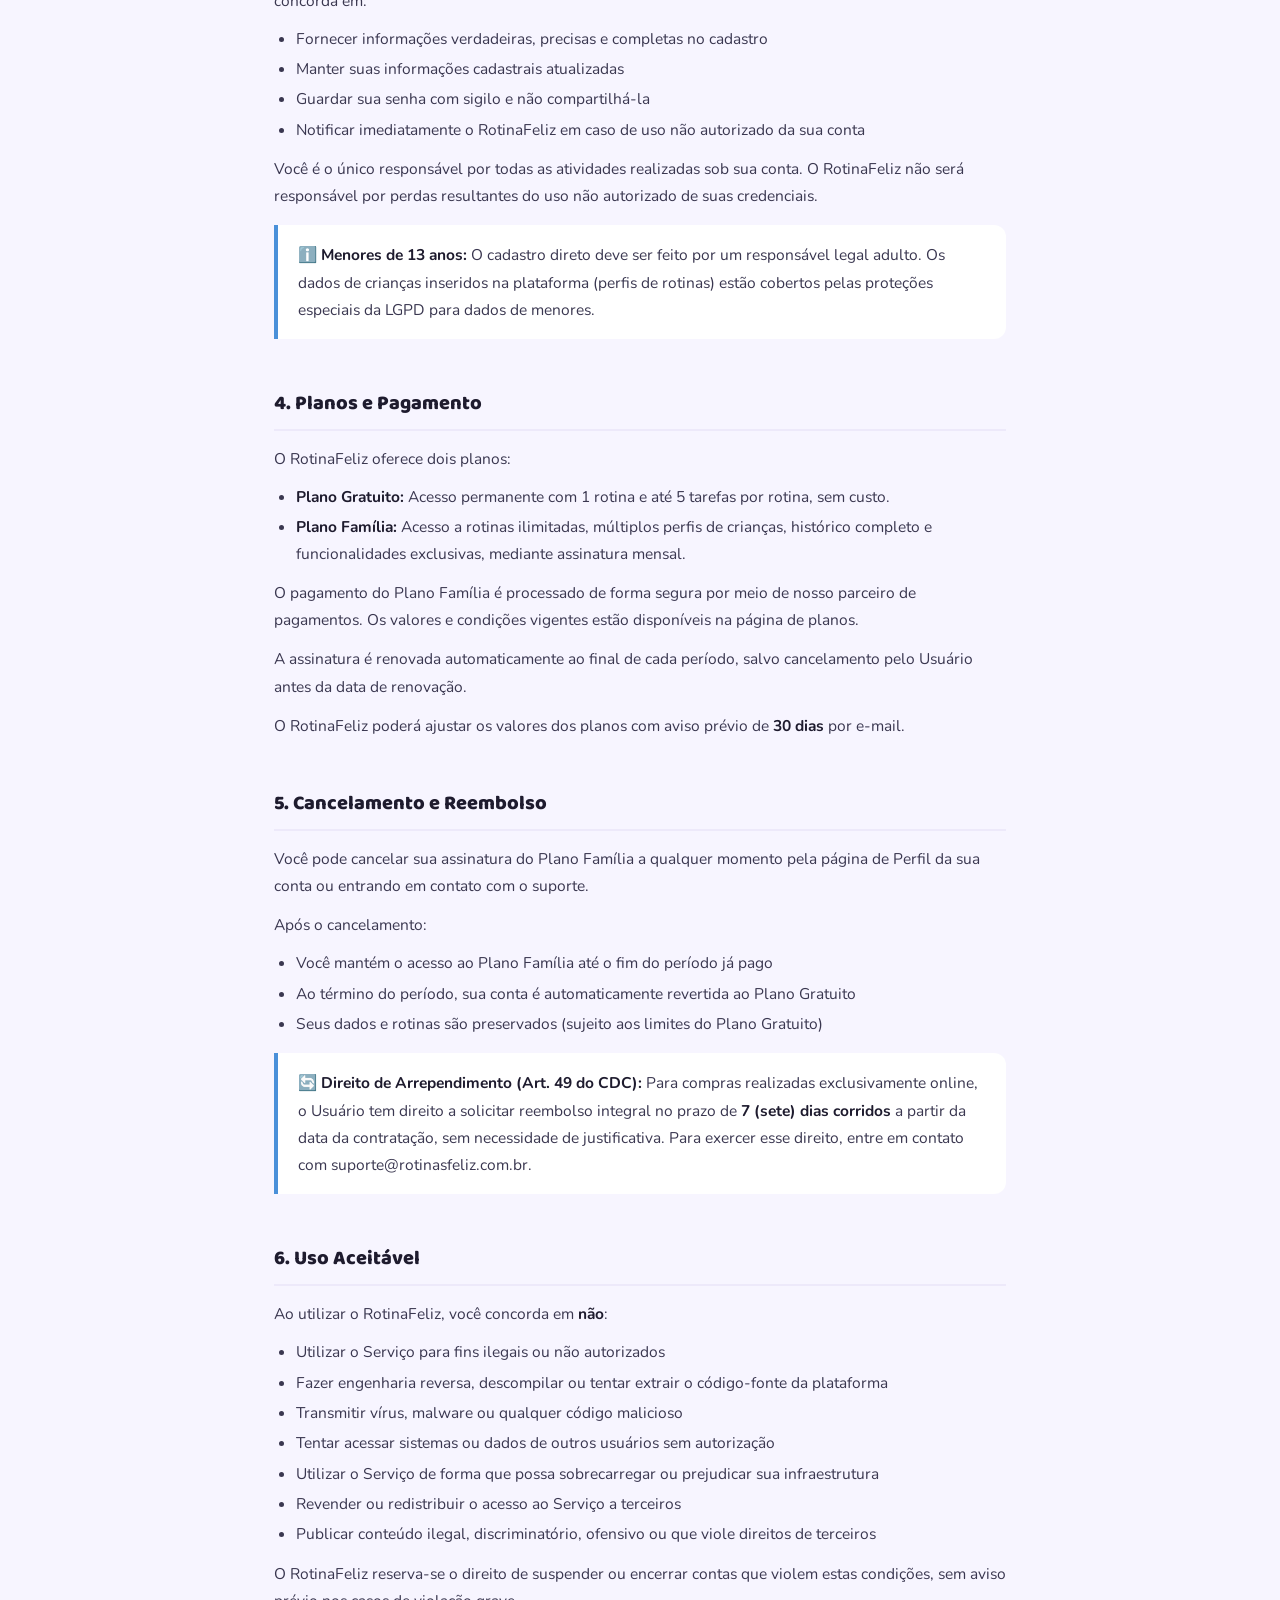
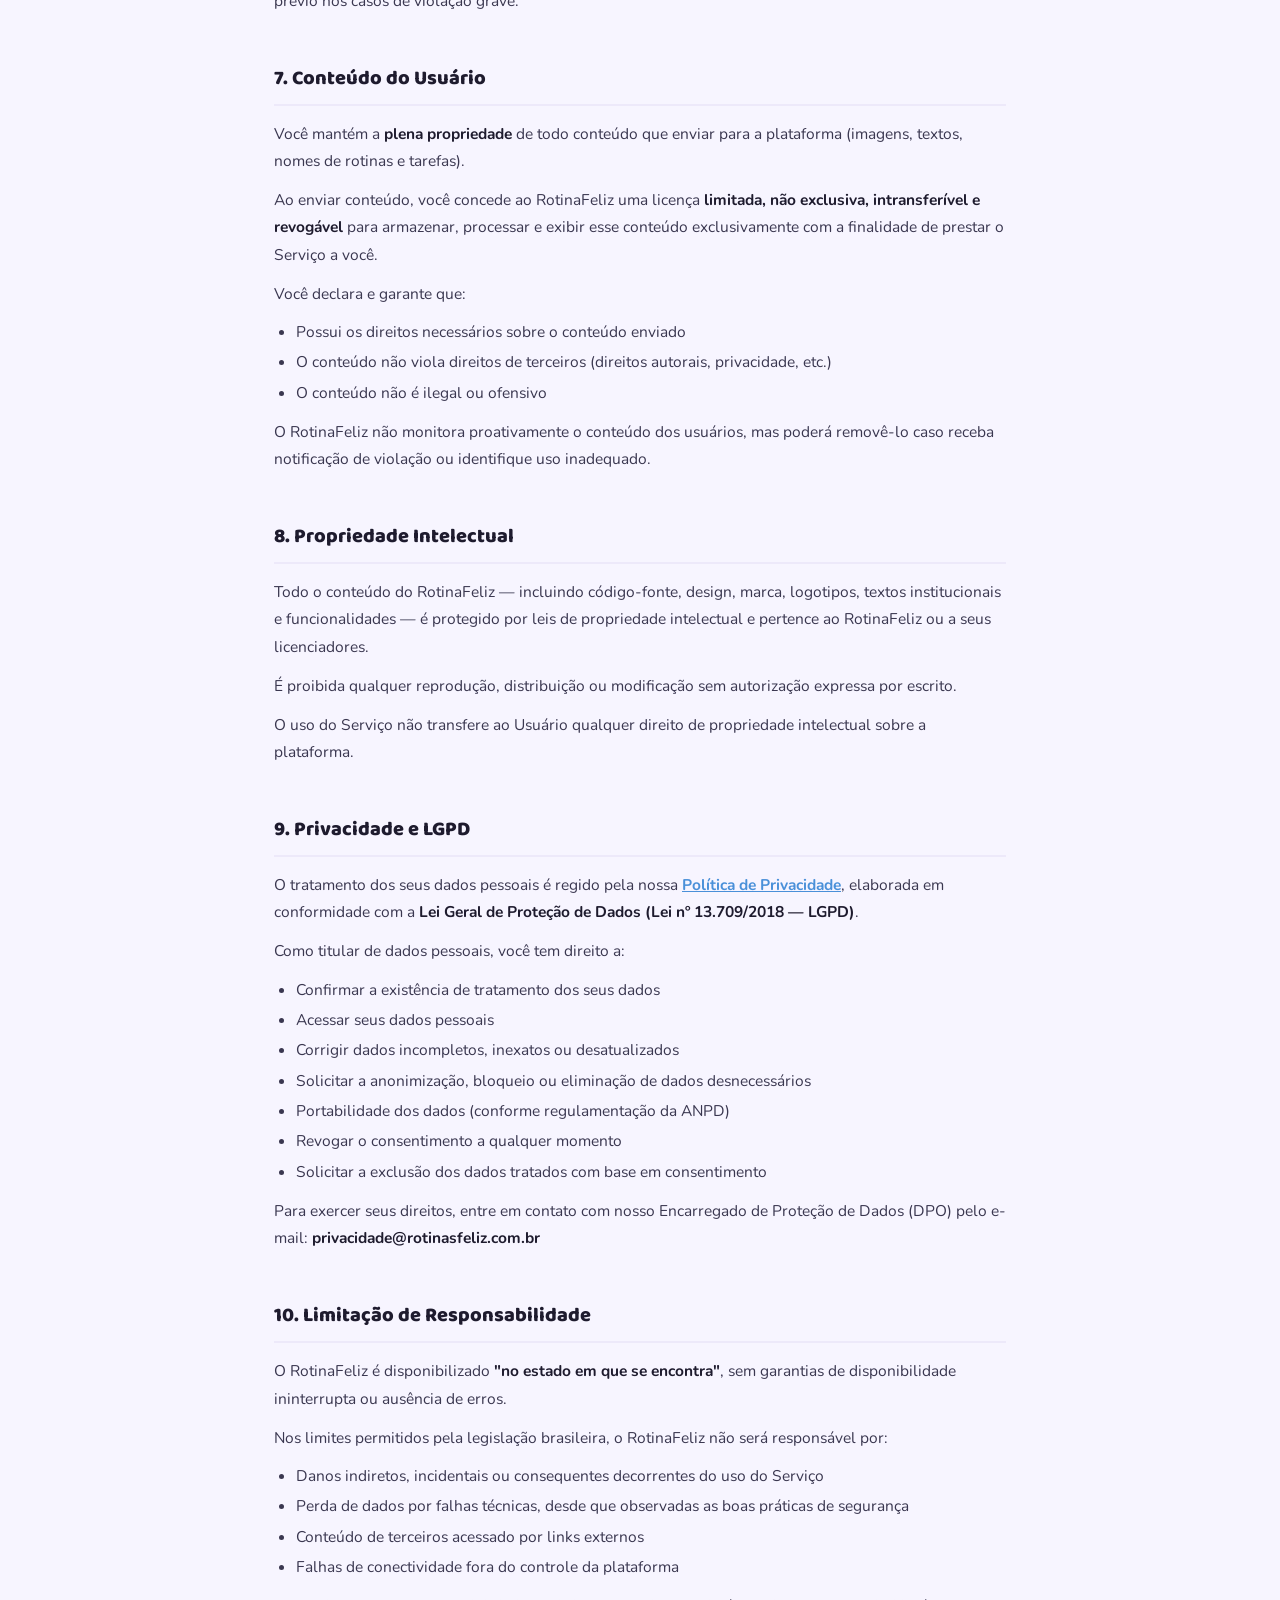
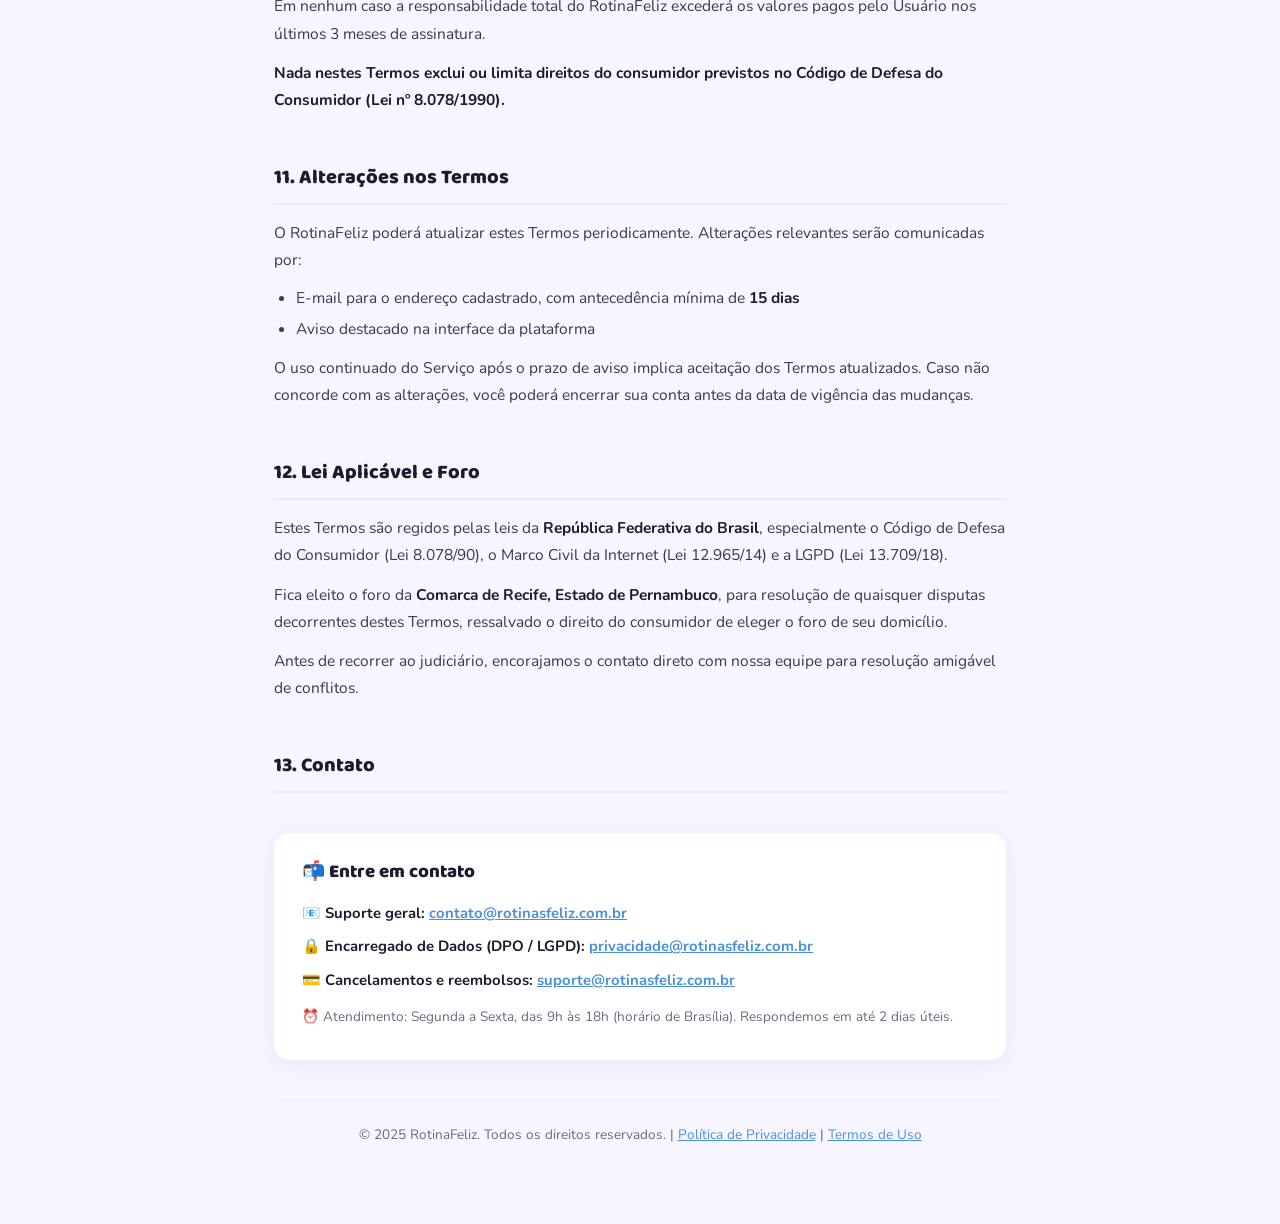
<file: terms.html>
<!DOCTYPE html>
<html lang="pt-BR">
<head>
  <meta charset="UTF-8"/>
  <meta name="viewport" content="width=device-width,initial-scale=1.0"/>
  <title>Termos de Uso — RotinaFeliz</title>
  <link rel="preconnect" href="https://fonts.googleapis.com"/>
  <link rel="preconnect" href="https://fonts.gstatic.com" crossorigin />
  <link rel="preload" as="style" href="https://fonts.googleapis.com/css2?family=Baloo+2:wght@700;800;900&family=Nunito:wght@400;500;600;700;800&display=swap" />
  <link href="https://fonts.googleapis.com/css2?family=Baloo+2:wght@700;800;900&family=Nunito:wght@400;500;600;700;800&display=swap" rel="stylesheet"/>
  <link rel="shortcut icon" href="../assets/rf.png" type="image/x-icon"/>
  <style>
    *, *::before, *::after { box-sizing: border-box; margin: 0; padding: 0; }
    :root {
      --blue:#4A90D9; --blue-lt:#EAF3FB; --bg:#F7F5FF; --white:#fff;
      --ink:#1E1B2E; --muted:#6B6880; --radius:16px;
    }
    body { font-family:'Nunito',sans-serif; background:var(--bg); color:var(--ink); }

    .topbar {
      background:var(--white); border-bottom:1.5px solid #EDE9FA;
      padding:16px 40px; display:flex; align-items:center; gap:16px;
      position:sticky; top:0; z-index:50;
    }
    .logo { font-family:'Baloo 2',sans-serif; font-size:1.4rem; font-weight:900; color:var(--blue); text-decoration:none; }
    .back-link { color:var(--blue); text-decoration:none; font-weight:700; font-size:.9rem; margin-left:auto; display:flex; align-items:center; gap:6px; }
    .back-link:hover { text-decoration:underline; }

    .container { max-width:780px; margin:0 auto; padding:48px 24px 80px; }

    .doc-header { margin-bottom:40px; }
    .doc-header h1 { font-family:'Baloo 2',sans-serif; font-size:2.2rem; font-weight:900; margin-bottom:10px; }
    .doc-meta { font-size:.9rem; color:var(--muted); display:flex; gap:24px; flex-wrap:wrap; }
    .doc-meta span { display:flex; align-items:center; gap:6px; }

    .toc {
      background:var(--blue-lt); border-radius:var(--radius);
      padding:24px 28px; margin-bottom:40px;
    }
    .toc h3 { font-family:'Baloo 2',sans-serif; font-weight:900; margin-bottom:14px; color:var(--blue); }
    .toc ol { padding-left:20px; }
    .toc li { margin-bottom:6px; }
    .toc a { color:var(--blue); text-decoration:none; font-weight:600; font-size:.93rem; }
    .toc a:hover { text-decoration:underline; }

    .section { margin-bottom:40px; }
    .section h2 {
      font-family:'Baloo 2',sans-serif; font-size:1.25rem; font-weight:900;
      margin-bottom:14px; padding-top:8px;
      color:var(--ink); border-bottom:2px solid #EDE9FA; padding-bottom:10px;
    }
    .section p { line-height:1.75; color:#3a3750; margin-bottom:12px; font-size:.97rem; }
    .section ul, .section ol { padding-left:22px; margin-bottom:12px; }
    .section li { line-height:1.7; color:#3a3750; margin-bottom:4px; font-size:.97rem; }
    .section strong { color:var(--ink); }

    .highlight-box {
      background:var(--white); border-left:4px solid var(--blue);
      border-radius:0 12px 12px 0; padding:16px 20px; margin:16px 0;
    }
    .highlight-box p { margin:0; }

    .warning-box {
      background:#FFF8E6; border-left:4px solid #F7C948;
      border-radius:0 12px 12px 0; padding:16px 20px; margin:16px 0;
    }
    .warning-box p { margin:0; color:#6b5700; }

    .contact-box {
      background:var(--white); border-radius:var(--radius);
      padding:24px 28px; box-shadow:0 4px 20px rgba(74,144,217,.1);
      margin-top:40px;
    }
    .contact-box h3 { font-family:'Baloo 2',sans-serif; font-weight:900; margin-bottom:14px; }
    .contact-box p { color:var(--muted); line-height:1.7; font-size:.93rem; margin-bottom:8px; }
    .contact-box a { color:var(--blue); font-weight:700; }

    footer-note { display:block; margin-top:40px; font-size:.85rem; color:var(--muted); text-align:center; border-top:1.5px solid #EDE9FA; padding-top:24px; }
  
    /* ── MODO ESCURO ────────────────────────────────────────── */
    [data-theme="dark"] {
      --bg: #12101E; --white: #1E1B2E; --ink: #F0EEF8;
      --muted: #9992B8; --blue-lt: #1A2A3D; --card: #1E1B2E;
    }
    [data-theme="dark"] body { background: var(--bg); color: var(--ink); }
    [data-theme="dark"] .sidebar,
    [data-theme="dark"] .topbar,
    [data-theme="dark"] .stat-card,
    [data-theme="dark"] .routine-card,
    [data-theme="dark"] .task-row,
    [data-theme="dark"] .modal { background: var(--white); border-color: #2E2B3E; }
    [data-theme="dark"] .form-input { background: #12101E; color: var(--ink); border-color: #3A3560; }
    [data-theme="dark"] .btn-ghost { background: #2A2740; color: var(--ink); }
    .dark-toggle {
      position:fixed; bottom:24px; left:24px; z-index:100;
      width:42px; height:42px; border-radius:50%;
      background:var(--white); border:2px solid #EDE9FA;
      font-size:1.2rem; cursor:pointer;
      box-shadow:0 4px 16px rgba(0,0,0,.12);
      display:flex; align-items:center; justify-content:center;
      transition:transform .2s;
    }
    .dark-toggle:hover { transform:scale(1.1); }
  </style>
  <!-- PWA -->
  <link rel="manifest" href="/manifest.json" />
  <meta name="theme-color" content="#4A90D9" />
  <meta name="mobile-web-app-capable" content="yes" />
  <meta name="apple-mobile-web-app-capable" content="yes" />
  <meta name="apple-mobile-web-app-status-bar-style" content="default" />
  <meta name="apple-mobile-web-app-title" content="RotinaFeliz" />
  <link rel="apple-touch-icon" href="/assets/icon-192x192.png" />
  <script src="/js/pwa.js" defer></script>
</head>
<body>

<nav class="topbar">
  <a href="../index.html" class="logo">⭐ RotinaFeliz</a>
  <a href="javascript:history.back()" class="back-link">← Voltar</a>
</nav>

<div class="container">

  <div class="doc-header">
    <h1>📄 Termos de Uso</h1>
    <div class="doc-meta">
      <span>📅 Última atualização: 10 de abril de 2025</span>
      <span>🌐 Versão: 1.0</span>
      <span>🇧🇷 Aplicável no Brasil</span>
    </div>
  </div>

  <div class="toc">
    <h3>📋 Índice</h3>
    <ol>
      <li><a href="#aceitacao">Aceitação dos Termos</a></li>
      <li><a href="#servico">Descrição do Serviço</a></li>
      <li><a href="#cadastro">Cadastro e Conta de Usuário</a></li>
      <li><a href="#planos">Planos e Pagamento</a></li>
      <li><a href="#cancelamento">Cancelamento e Reembolso</a></li>
      <li><a href="#uso-aceitavel">Uso Aceitável</a></li>
      <li><a href="#conteudo">Conteúdo do Usuário</a></li>
      <li><a href="#propriedade">Propriedade Intelectual</a></li>
      <li><a href="#privacidade">Privacidade e LGPD</a></li>
      <li><a href="#responsabilidade">Limitação de Responsabilidade</a></li>
      <li><a href="#alteracoes">Alterações nos Termos</a></li>
      <li><a href="#legislacao">Lei Aplicável e Foro</a></li>
      <li><a href="#contato">Contato</a></li>
    </ol>
  </div>

  <div class="section" id="aceitacao">
    <h2>1. Aceitação dos Termos</h2>
    <p>Ao criar uma conta, acessar ou utilizar o <strong>RotinaFeliz</strong> ("Serviço", "Plataforma"), você ("Usuário") concorda integralmente com estes Termos de Uso e com nossa <a href="privacy.html" style="color:var(--blue);font-weight:700">Política de Privacidade</a>.</p>
    <p>Se você utiliza o Serviço em nome de uma organização, você declara ter autoridade para vincular essa organização a estes Termos.</p>
    <div class="warning-box">
      <p>⚠️ <strong>Se você não concordar com algum destes termos, não utilize o RotinaFeliz.</strong> O uso continuado após modificações implica aceitação das novas condições.</p>
    </div>
  </div>

  <div class="section" id="servico">
    <h2>2. Descrição do Serviço</h2>
    <p>O RotinaFeliz é uma plataforma digital voltada a auxiliar famílias — especialmente aquelas com crianças com Transtorno do Espectro Autista (TEA) e outros perfis de neurodesenvolvimento — na criação e acompanhamento de <strong>rotinas visuais interativas</strong>.</p>
    <p>As funcionalidades incluem:</p>
    <ul>
      <li>Criação e gerenciamento de rotinas e tarefas visuais</li>
      <li>Modo Criança com interface simplificada e sistema de pontos</li>
      <li>Histórico de progresso e relatórios de evolução</li>
      <li>Upload de imagens personalizadas para tarefas</li>
      <li>Dashboard com estatísticas de desempenho</li>
    </ul>
    <p>O RotinaFeliz <strong>não substitui</strong> acompanhamento médico, terapêutico ou psicológico especializado.</p>
  </div>

  <div class="section" id="cadastro">
    <h2>3. Cadastro e Conta de Usuário</h2>
    <p>Para utilizar o Serviço, é necessário criar uma conta com um endereço de e-mail válido e senha. Você concorda em:</p>
    <ul>
      <li>Fornecer informações verdadeiras, precisas e completas no cadastro</li>
      <li>Manter suas informações cadastrais atualizadas</li>
      <li>Guardar sua senha com sigilo e não compartilhá-la</li>
      <li>Notificar imediatamente o RotinaFeliz em caso de uso não autorizado da sua conta</li>
    </ul>
    <p>Você é o único responsável por todas as atividades realizadas sob sua conta. O RotinaFeliz não será responsável por perdas resultantes do uso não autorizado de suas credenciais.</p>
    <div class="highlight-box">
      <p>ℹ️ <strong>Menores de 13 anos:</strong> O cadastro direto deve ser feito por um responsável legal adulto. Os dados de crianças inseridos na plataforma (perfis de rotinas) estão cobertos pelas proteções especiais da LGPD para dados de menores.</p>
    </div>
  </div>

  <div class="section" id="planos">
    <h2>4. Planos e Pagamento</h2>
    <p>O RotinaFeliz oferece dois planos:</p>
    <ul>
      <li><strong>Plano Gratuito:</strong> Acesso permanente com 1 rotina e até 5 tarefas por rotina, sem custo.</li>
      <li><strong>Plano Família:</strong> Acesso a rotinas ilimitadas, múltiplos perfis de crianças, histórico completo e funcionalidades exclusivas, mediante assinatura mensal.</li>
    </ul>
    <p>O pagamento do Plano Família é processado de forma segura por meio de nosso parceiro de pagamentos. Os valores e condições vigentes estão disponíveis na página de planos.</p>
    <p>A assinatura é renovada automaticamente ao final de cada período, salvo cancelamento pelo Usuário antes da data de renovação.</p>
    <p>O RotinaFeliz poderá ajustar os valores dos planos com aviso prévio de <strong>30 dias</strong> por e-mail.</p>
  </div>

  <div class="section" id="cancelamento">
    <h2>5. Cancelamento e Reembolso</h2>
    <p>Você pode cancelar sua assinatura do Plano Família a qualquer momento pela página de Perfil da sua conta ou entrando em contato com o suporte.</p>
    <p>Após o cancelamento:</p>
    <ul>
      <li>Você mantém o acesso ao Plano Família até o fim do período já pago</li>
      <li>Ao término do período, sua conta é automaticamente revertida ao Plano Gratuito</li>
      <li>Seus dados e rotinas são preservados (sujeito aos limites do Plano Gratuito)</li>
    </ul>
    <div class="highlight-box">
      <p>🔄 <strong>Direito de Arrependimento (Art. 49 do CDC):</strong> Para compras realizadas exclusivamente online, o Usuário tem direito a solicitar reembolso integral no prazo de <strong>7 (sete) dias corridos</strong> a partir da data da contratação, sem necessidade de justificativa. Para exercer esse direito, entre em contato com suporte@rotinasfeliz.com.br.</p>
    </div>
  </div>

  <div class="section" id="uso-aceitavel">
    <h2>6. Uso Aceitável</h2>
    <p>Ao utilizar o RotinaFeliz, você concorda em <strong>não</strong>:</p>
    <ul>
      <li>Utilizar o Serviço para fins ilegais ou não autorizados</li>
      <li>Fazer engenharia reversa, descompilar ou tentar extrair o código-fonte da plataforma</li>
      <li>Transmitir vírus, malware ou qualquer código malicioso</li>
      <li>Tentar acessar sistemas ou dados de outros usuários sem autorização</li>
      <li>Utilizar o Serviço de forma que possa sobrecarregar ou prejudicar sua infraestrutura</li>
      <li>Revender ou redistribuir o acesso ao Serviço a terceiros</li>
      <li>Publicar conteúdo ilegal, discriminatório, ofensivo ou que viole direitos de terceiros</li>
    </ul>
    <p>O RotinaFeliz reserva-se o direito de suspender ou encerrar contas que violem estas condições, sem aviso prévio nos casos de violação grave.</p>
  </div>

  <div class="section" id="conteudo">
    <h2>7. Conteúdo do Usuário</h2>
    <p>Você mantém a <strong>plena propriedade</strong> de todo conteúdo que enviar para a plataforma (imagens, textos, nomes de rotinas e tarefas).</p>
    <p>Ao enviar conteúdo, você concede ao RotinaFeliz uma licença <strong>limitada, não exclusiva, intransferível e revogável</strong> para armazenar, processar e exibir esse conteúdo exclusivamente com a finalidade de prestar o Serviço a você.</p>
    <p>Você declara e garante que:</p>
    <ul>
      <li>Possui os direitos necessários sobre o conteúdo enviado</li>
      <li>O conteúdo não viola direitos de terceiros (direitos autorais, privacidade, etc.)</li>
      <li>O conteúdo não é ilegal ou ofensivo</li>
    </ul>
    <p>O RotinaFeliz não monitora proativamente o conteúdo dos usuários, mas poderá removê-lo caso receba notificação de violação ou identifique uso inadequado.</p>
  </div>

  <div class="section" id="propriedade">
    <h2>8. Propriedade Intelectual</h2>
    <p>Todo o conteúdo do RotinaFeliz — incluindo código-fonte, design, marca, logotipos, textos institucionais e funcionalidades — é protegido por leis de propriedade intelectual e pertence ao RotinaFeliz ou a seus licenciadores.</p>
    <p>É proibida qualquer reprodução, distribuição ou modificação sem autorização expressa por escrito.</p>
    <p>O uso do Serviço não transfere ao Usuário qualquer direito de propriedade intelectual sobre a plataforma.</p>
  </div>

  <div class="section" id="privacidade">
    <h2>9. Privacidade e LGPD</h2>
    <p>O tratamento dos seus dados pessoais é regido pela nossa <a href="privacy.html" style="color:var(--blue);font-weight:700">Política de Privacidade</a>, elaborada em conformidade com a <strong>Lei Geral de Proteção de Dados (Lei nº 13.709/2018 — LGPD)</strong>.</p>
    <p>Como titular de dados pessoais, você tem direito a:</p>
    <ul>
      <li>Confirmar a existência de tratamento dos seus dados</li>
      <li>Acessar seus dados pessoais</li>
      <li>Corrigir dados incompletos, inexatos ou desatualizados</li>
      <li>Solicitar a anonimização, bloqueio ou eliminação de dados desnecessários</li>
      <li>Portabilidade dos dados (conforme regulamentação da ANPD)</li>
      <li>Revogar o consentimento a qualquer momento</li>
      <li>Solicitar a exclusão dos dados tratados com base em consentimento</li>
    </ul>
    <p>Para exercer seus direitos, entre em contato com nosso Encarregado de Proteção de Dados (DPO) pelo e-mail: <strong>privacidade@rotinasfeliz.com.br</strong></p>
  </div>

  <div class="section" id="responsabilidade">
    <h2>10. Limitação de Responsabilidade</h2>
    <p>O RotinaFeliz é disponibilizado <strong>"no estado em que se encontra"</strong>, sem garantias de disponibilidade ininterrupta ou ausência de erros.</p>
    <p>Nos limites permitidos pela legislação brasileira, o RotinaFeliz não será responsável por:</p>
    <ul>
      <li>Danos indiretos, incidentais ou consequentes decorrentes do uso do Serviço</li>
      <li>Perda de dados por falhas técnicas, desde que observadas as boas práticas de segurança</li>
      <li>Conteúdo de terceiros acessado por links externos</li>
      <li>Falhas de conectividade fora do controle da plataforma</li>
    </ul>
    <p>Em nenhum caso a responsabilidade total do RotinaFeliz excederá os valores pagos pelo Usuário nos últimos 3 meses de assinatura.</p>
    <p><strong>Nada nestes Termos exclui ou limita direitos do consumidor previstos no Código de Defesa do Consumidor (Lei nº 8.078/1990).</strong></p>
  </div>

  <div class="section" id="alteracoes">
    <h2>11. Alterações nos Termos</h2>
    <p>O RotinaFeliz poderá atualizar estes Termos periodicamente. Alterações relevantes serão comunicadas por:</p>
    <ul>
      <li>E-mail para o endereço cadastrado, com antecedência mínima de <strong>15 dias</strong></li>
      <li>Aviso destacado na interface da plataforma</li>
    </ul>
    <p>O uso continuado do Serviço após o prazo de aviso implica aceitação dos Termos atualizados. Caso não concorde com as alterações, você poderá encerrar sua conta antes da data de vigência das mudanças.</p>
  </div>

  <div class="section" id="legislacao">
    <h2>12. Lei Aplicável e Foro</h2>
    <p>Estes Termos são regidos pelas leis da <strong>República Federativa do Brasil</strong>, especialmente o Código de Defesa do Consumidor (Lei 8.078/90), o Marco Civil da Internet (Lei 12.965/14) e a LGPD (Lei 13.709/18).</p>
    <p>Fica eleito o foro da <strong>Comarca de Recife, Estado de Pernambuco</strong>, para resolução de quaisquer disputas decorrentes destes Termos, ressalvado o direito do consumidor de eleger o foro de seu domicílio.</p>
    <p>Antes de recorrer ao judiciário, encorajamos o contato direto com nossa equipe para resolução amigável de conflitos.</p>
  </div>

  <div class="section" id="contato">
    <h2>13. Contato</h2>
    <div class="contact-box">
      <h3>📬 Entre em contato</h3>
      <p>📧 <strong>Suporte geral:</strong> <a href="mailto:contato@rotinasfeliz.com.br">contato@rotinasfeliz.com.br</a></p>
      <p>🔒 <strong>Encarregado de Dados (DPO / LGPD):</strong> <a href="mailto:privacidade@rotinasfeliz.com.br">privacidade@rotinasfeliz.com.br</a></p>
      <p>💳 <strong>Cancelamentos e reembolsos:</strong> <a href="mailto:suporte@rotinasfeliz.com.br">suporte@rotinasfeliz.com.br</a></p>
      <p style="margin-top:12px;font-size:.85rem">⏰ Atendimento: Segunda a Sexta, das 9h às 18h (horário de Brasília). Respondemos em até 2 dias úteis.</p>
    </div>
  </div>

  <footer-note>
    © 2025 RotinaFeliz. Todos os direitos reservados. |
    <a href="privacy.html" style="color:var(--blue)">Política de Privacidade</a> |
    <a href="terms.html" style="color:var(--blue)">Termos de Uso</a>
  </footer-note>

</div>

<button class="dark-toggle" id="darkToggle" title="Alternar modo escuro" onclick="toggleDark()">🌙</button>
<script>
  (function(){
    const saved = localStorage.getItem('rf-theme');
    if (saved) { document.documentElement.setAttribute('data-theme', saved); document.getElementById('darkToggle') && updateDarkBtn(saved); }
  })();
  function toggleDark() {
    const cur = document.documentElement.getAttribute('data-theme');
    const next = cur === 'dark' ? 'light' : 'dark';
    document.documentElement.setAttribute('data-theme', next);
    localStorage.setItem('rf-theme', next);
    updateDarkBtn(next);
  }
  function updateDarkBtn(theme) {
    const btn = document.getElementById('darkToggle');
    if (btn) btn.textContent = theme === 'dark' ? '☀️' : '🌙';
  }
  // Aplicar tema salvo antes do render para evitar flash
  const t = localStorage.getItem('rf-theme');
  if (t) { document.documentElement.setAttribute('data-theme', t); }
</script>
</body>
</html>
</file>
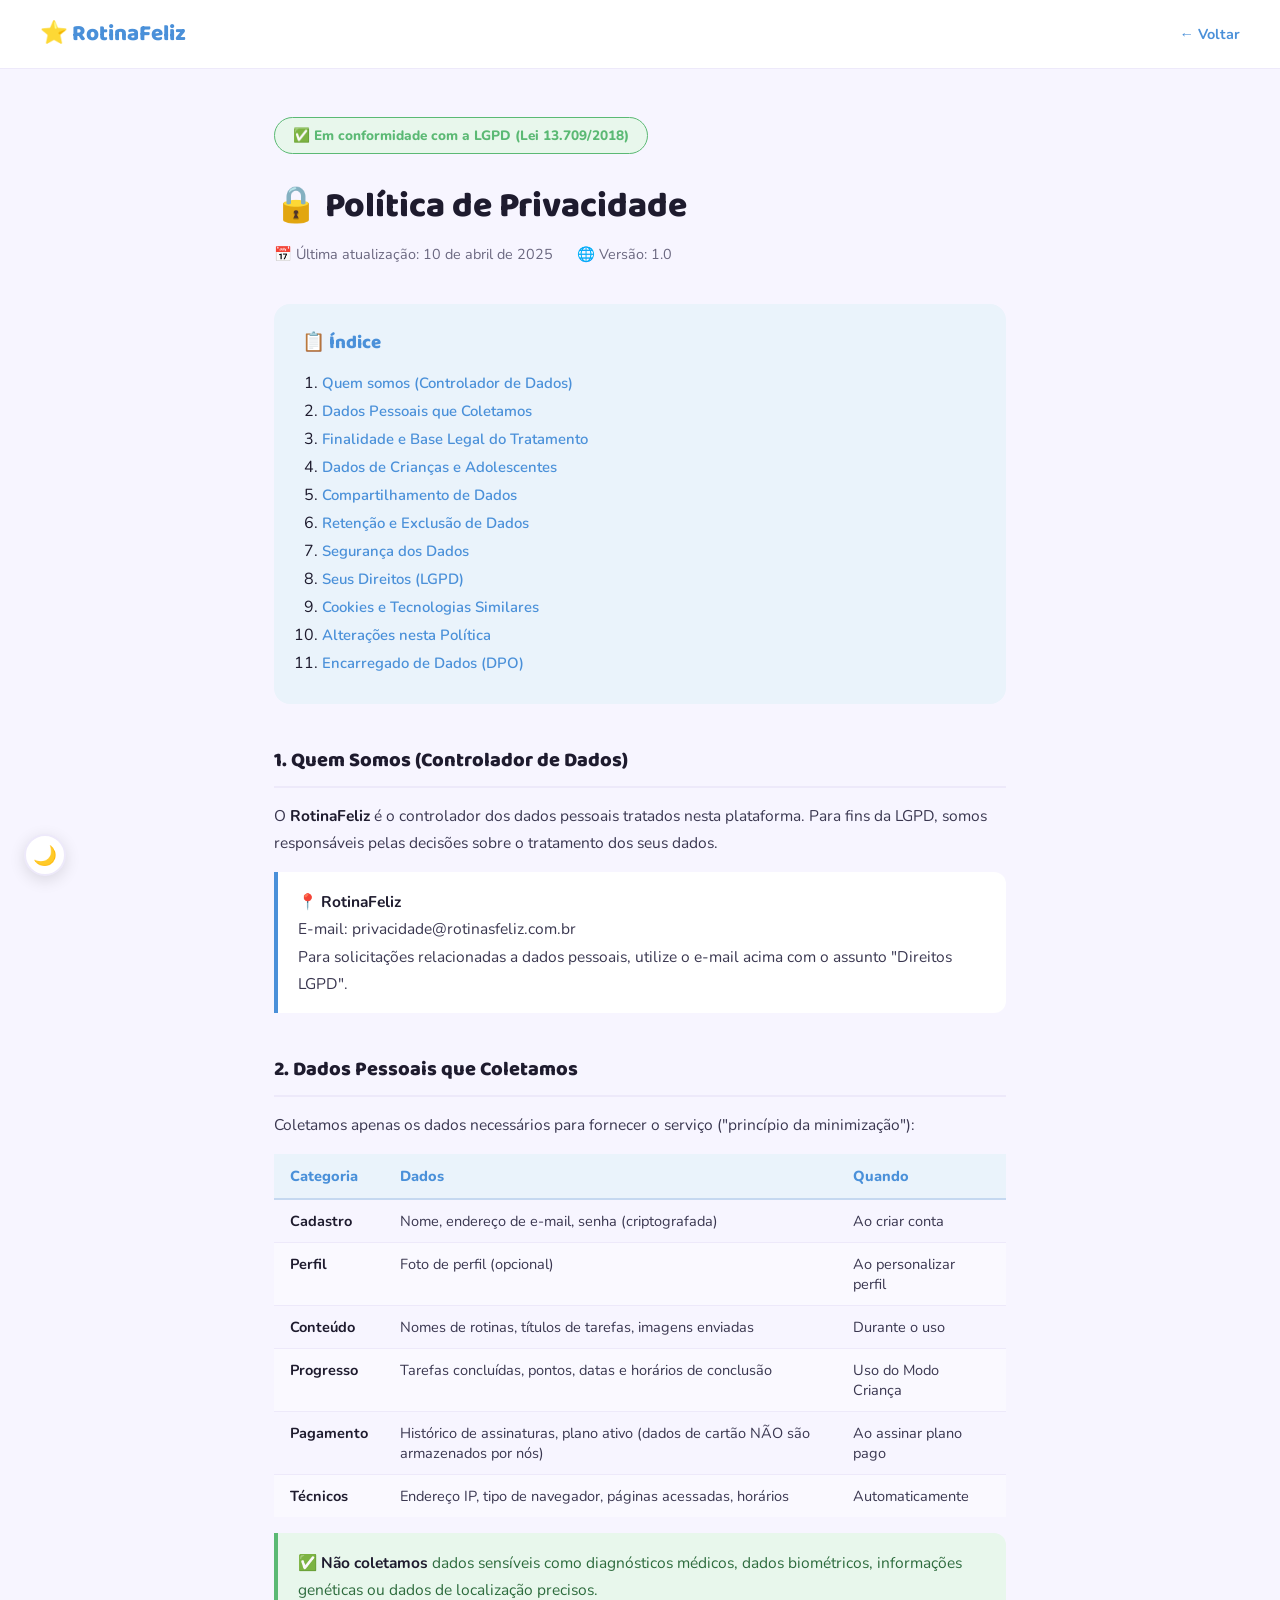
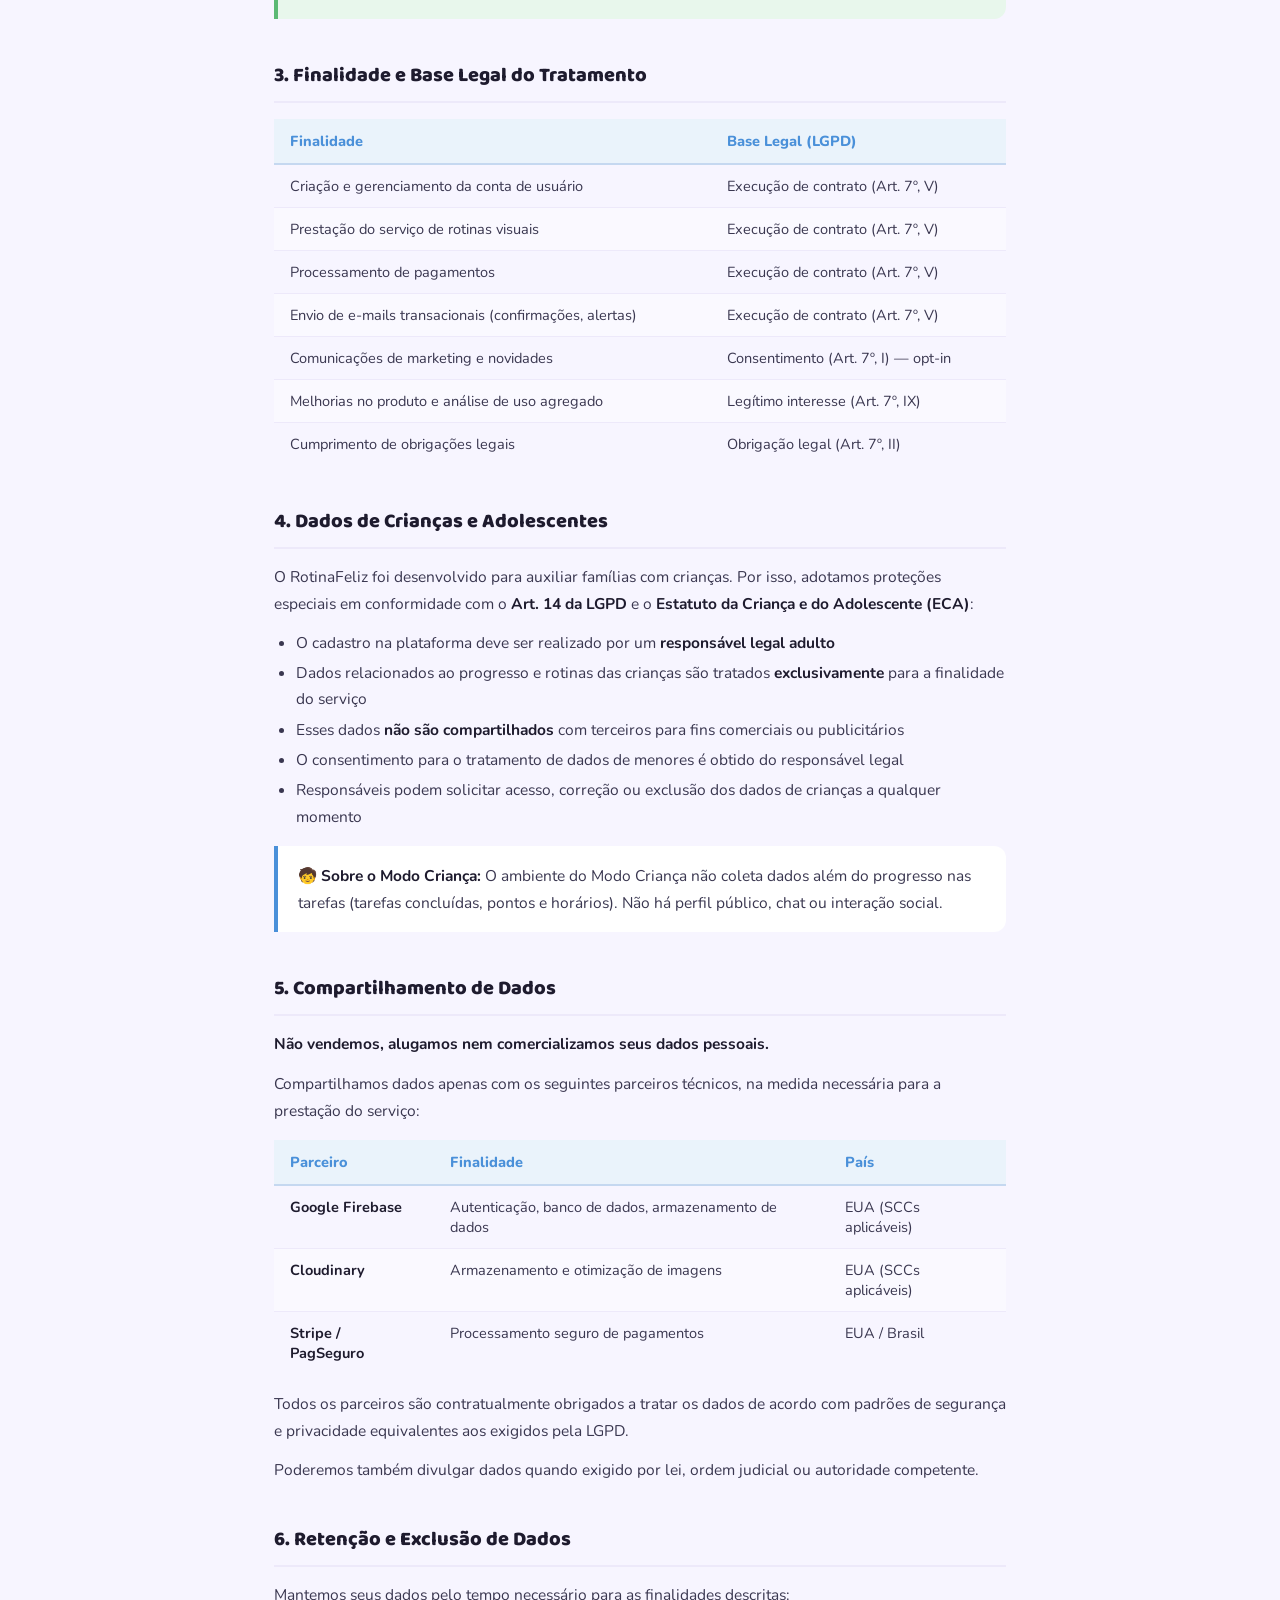
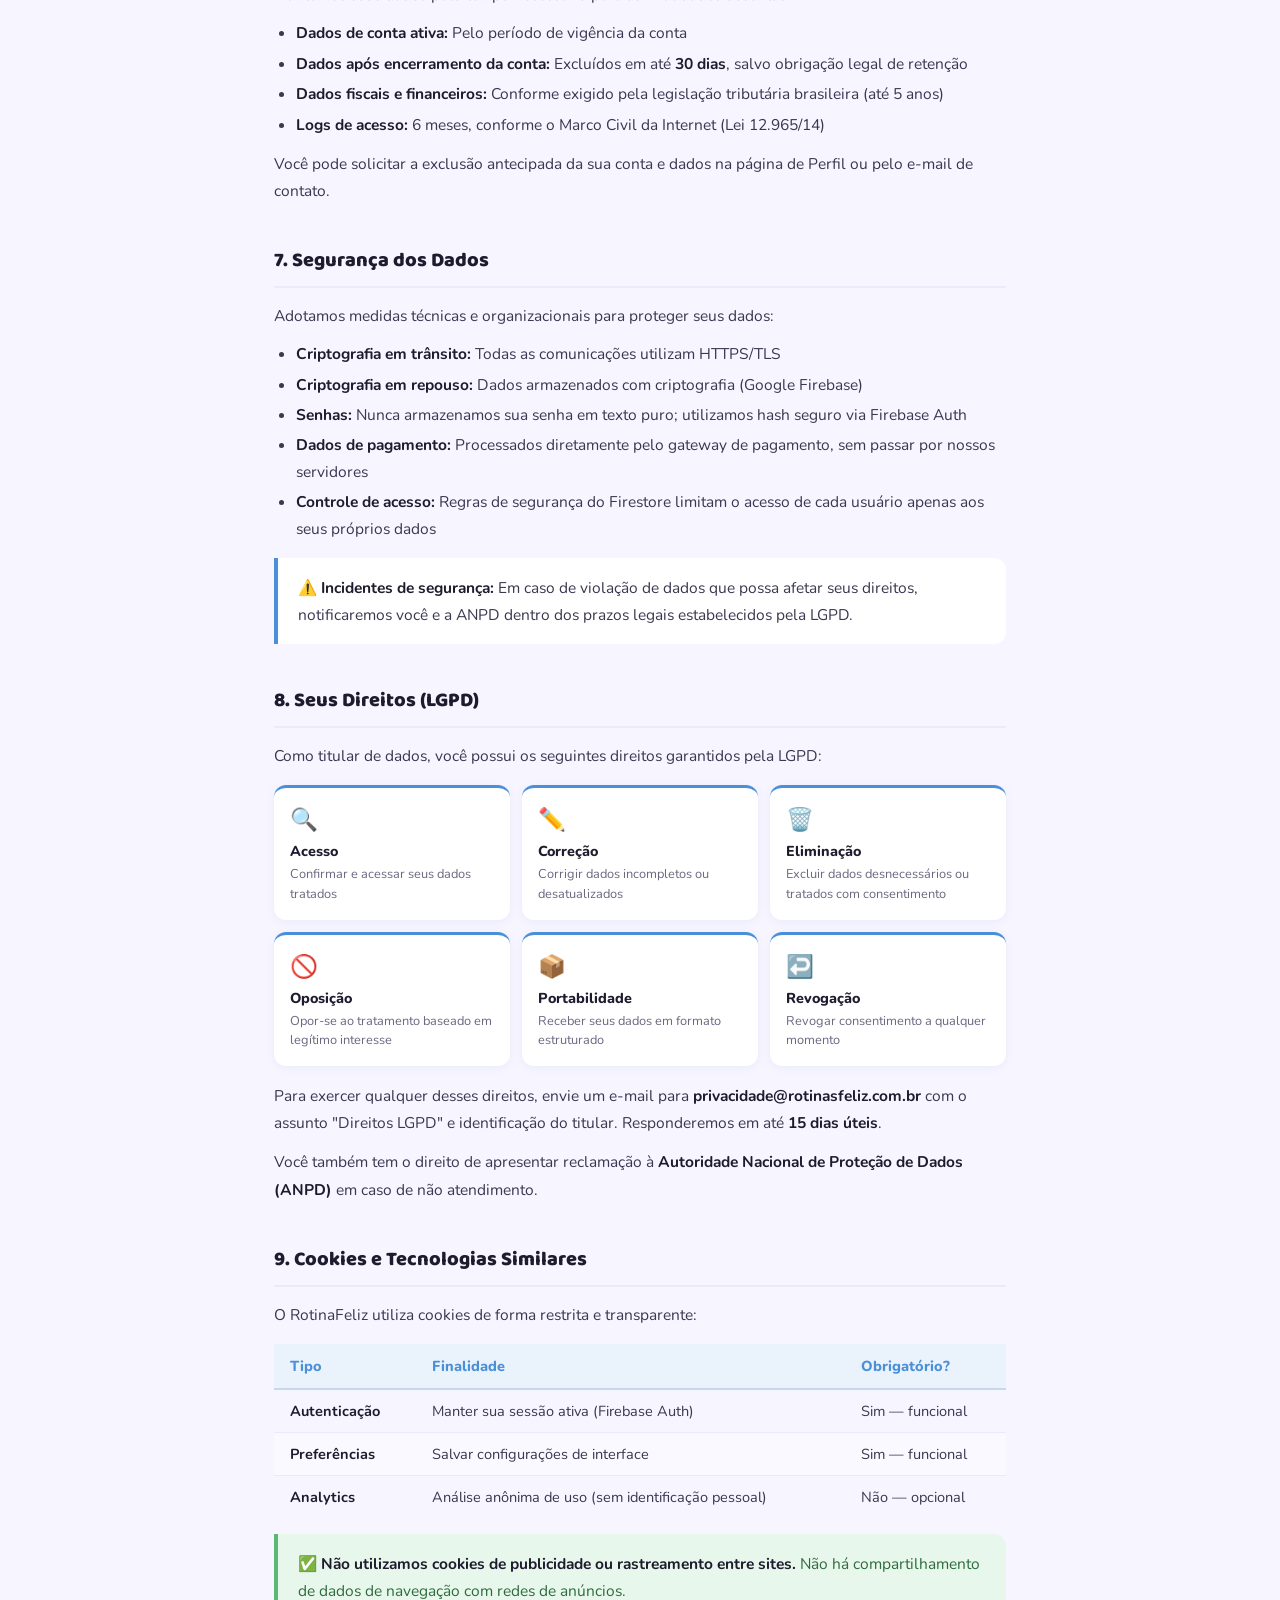
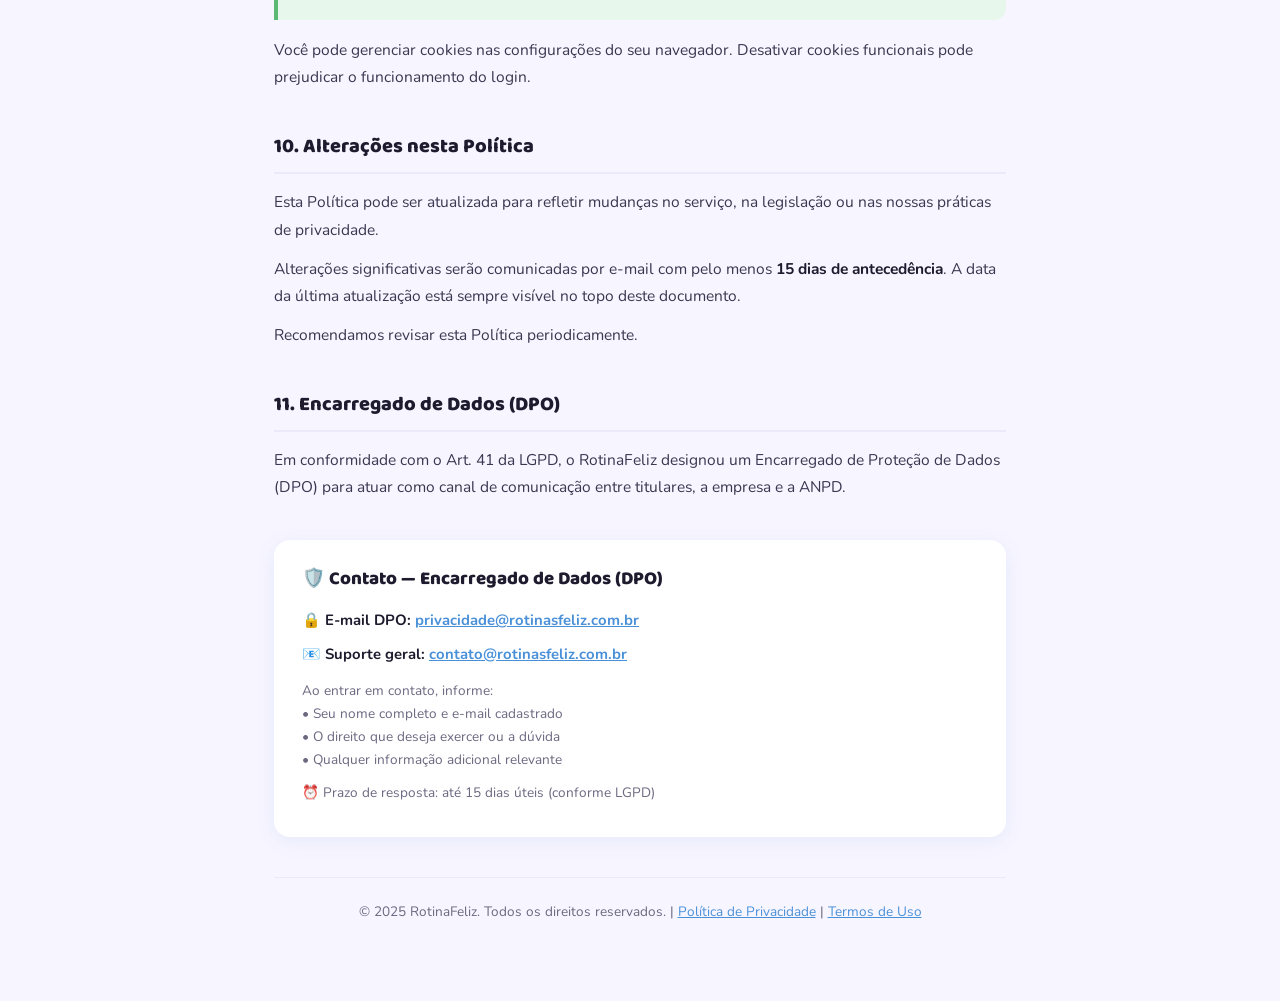
<file: pages/privacy.html>
<!DOCTYPE html>
<html lang="pt-BR">
<head>
  <meta charset="UTF-8"/>
  <meta name="viewport" content="width=device-width,initial-scale=1.0"/>
  <title>Política de Privacidade — RotinaFeliz</title>
  <link rel="preconnect" href="https://fonts.googleapis.com"/>
  <link rel="preconnect" href="https://fonts.gstatic.com" crossorigin />
  <link rel="preload" as="style" href="https://fonts.googleapis.com/css2?family=Baloo+2:wght@700;800;900&family=Nunito:wght@400;500;600;700;800&display=swap" />
  <link href="https://fonts.googleapis.com/css2?family=Baloo+2:wght@700;800;900&family=Nunito:wght@400;500;600;700;800&display=swap" rel="stylesheet"/>
  <link rel="shortcut icon" href="../assets/rf.png" type="image/x-icon"/>
  <style>
    *, *::before, *::after { box-sizing: border-box; margin: 0; padding: 0; }
    :root {
      --blue:#4A90D9; --blue-lt:#EAF3FB; --green:#5BB974; --green-lt:#E8F7EC;
      --bg:#F7F5FF; --white:#fff; --ink:#1E1B2E; --muted:#6B6880; --radius:16px;
    }
    body { font-family:'Nunito',sans-serif; background:var(--bg); color:var(--ink); }

    .topbar {
      background:var(--white); border-bottom:1.5px solid #EDE9FA;
      padding:16px 40px; display:flex; align-items:center; gap:16px;
      position:sticky; top:0; z-index:50;
    }
    .logo { font-family:'Baloo 2',sans-serif; font-size:1.4rem; font-weight:900; color:var(--blue); text-decoration:none; }
    .back-link { color:var(--blue); text-decoration:none; font-weight:700; font-size:.9rem; margin-left:auto; display:flex; align-items:center; gap:6px; }
    .back-link:hover { text-decoration:underline; }

    .container { max-width:780px; margin:0 auto; padding:48px 24px 80px; }

    .doc-header { margin-bottom:40px; }
    .doc-header h1 { font-family:'Baloo 2',sans-serif; font-size:2.2rem; font-weight:900; margin-bottom:10px; }
    .doc-meta { font-size:.9rem; color:var(--muted); display:flex; gap:24px; flex-wrap:wrap; }

    .lgpd-badge {
      display:inline-flex; align-items:center; gap:8px;
      background:var(--green-lt); color:var(--green); border:1.5px solid var(--green);
      padding:8px 18px; border-radius:50px; font-weight:800; font-size:.85rem;
      margin-bottom:24px;
    }

    .toc {
      background:var(--blue-lt); border-radius:var(--radius);
      padding:24px 28px; margin-bottom:40px;
    }
    .toc h3 { font-family:'Baloo 2',sans-serif; font-weight:900; margin-bottom:14px; color:var(--blue); }
    .toc ol { padding-left:20px; }
    .toc li { margin-bottom:6px; }
    .toc a { color:var(--blue); text-decoration:none; font-weight:600; font-size:.93rem; }
    .toc a:hover { text-decoration:underline; }

    .section { margin-bottom:40px; }
    .section h2 {
      font-family:'Baloo 2',sans-serif; font-size:1.25rem; font-weight:900;
      margin-bottom:14px; border-bottom:2px solid #EDE9FA; padding-bottom:10px;
    }
    .section p { line-height:1.75; color:#3a3750; margin-bottom:12px; font-size:.97rem; }
    .section ul, .section ol { padding-left:22px; margin-bottom:12px; }
    .section li { line-height:1.7; color:#3a3750; margin-bottom:4px; font-size:.97rem; }
    .section strong { color:var(--ink); }

    .data-table {
      width:100%; border-collapse:collapse; margin:16px 0; font-size:.91rem;
    }
    .data-table th {
      background:var(--blue-lt); color:var(--blue); font-weight:800;
      padding:12px 16px; text-align:left; border-bottom:2px solid #c5d8f0;
    }
    .data-table td {
      padding:11px 16px; border-bottom:1px solid #EDE9FA; color:#3a3750; vertical-align:top;
    }
    .data-table tr:last-child td { border-bottom:none; }
    .data-table tr:nth-child(even) td { background:#faf9ff; }

    .rights-grid {
      display:grid; grid-template-columns:repeat(auto-fill,minmax(200px,1fr));
      gap:12px; margin:16px 0;
    }
    .right-card {
      background:var(--white); border-radius:12px; padding:16px;
      box-shadow:0 2px 10px rgba(74,144,217,.08); border-top:3px solid var(--blue);
    }
    .right-card .icon { font-size:1.4rem; margin-bottom:6px; }
    .right-card .title { font-weight:800; font-size:.9rem; margin-bottom:4px; }
    .right-card .desc { font-size:.8rem; color:var(--muted); line-height:1.5; }

    .highlight-box {
      background:var(--white); border-left:4px solid var(--blue);
      border-radius:0 12px 12px 0; padding:16px 20px; margin:16px 0;
    }
    .highlight-box p { margin:0; }

    .green-box {
      background:var(--green-lt); border-left:4px solid var(--green);
      border-radius:0 12px 12px 0; padding:16px 20px; margin:16px 0;
    }
    .green-box p { margin:0; color:#2d6b3d; }

    .contact-box {
      background:var(--white); border-radius:var(--radius);
      padding:24px 28px; box-shadow:0 4px 20px rgba(74,144,217,.1); margin-top:40px;
    }
    .contact-box h3 { font-family:'Baloo 2',sans-serif; font-weight:900; margin-bottom:14px; }
    .contact-box p { color:var(--muted); line-height:1.7; font-size:.93rem; margin-bottom:8px; }
    .contact-box a { color:var(--blue); font-weight:700; }

    footer-note { display:block; margin-top:40px; font-size:.85rem; color:var(--muted); text-align:center; border-top:1.5px solid #EDE9FA; padding-top:24px; }

    @media(max-width:600px) {
      .rights-grid { grid-template-columns:1fr 1fr; }
      .data-table { font-size:.82rem; }
      .data-table th, .data-table td { padding:8px 10px; }
    }
  
    /* ── MODO ESCURO ────────────────────────────────────────── */
    [data-theme="dark"] {
      --bg: #12101E; --white: #1E1B2E; --ink: #F0EEF8;
      --muted: #9992B8; --blue-lt: #1A2A3D; --card: #1E1B2E;
    }
    [data-theme="dark"] body { background: var(--bg); color: var(--ink); }
    [data-theme="dark"] .sidebar,
    [data-theme="dark"] .topbar,
    [data-theme="dark"] .stat-card,
    [data-theme="dark"] .routine-card,
    [data-theme="dark"] .task-row,
    [data-theme="dark"] .modal { background: var(--white); border-color: #2E2B3E; }
    [data-theme="dark"] .form-input { background: #12101E; color: var(--ink); border-color: #3A3560; }
    [data-theme="dark"] .btn-ghost { background: #2A2740; color: var(--ink); }
    .dark-toggle {
      position:fixed; bottom:24px; left:24px; z-index:100;
      width:42px; height:42px; border-radius:50%;
      background:var(--white); border:2px solid #EDE9FA;
      font-size:1.2rem; cursor:pointer;
      box-shadow:0 4px 16px rgba(0,0,0,.12);
      display:flex; align-items:center; justify-content:center;
      transition:transform .2s;
    }
    .dark-toggle:hover { transform:scale(1.1); }
  </style>
  <!-- PWA -->
  <link rel="manifest" href="/manifest.json" />
  <meta name="theme-color" content="#4A90D9" />
  <meta name="mobile-web-app-capable" content="yes" />
  <meta name="apple-mobile-web-app-capable" content="yes" />
  <meta name="apple-mobile-web-app-status-bar-style" content="default" />
  <meta name="apple-mobile-web-app-title" content="RotinaFeliz" />
  <link rel="apple-touch-icon" href="/assets/icon-192x192.png" />
  <script src="/js/pwa.js" defer></script>
</head>
<body>

<nav class="topbar">
  <a href="../index.html" class="logo">⭐ RotinaFeliz</a>
  <a href="javascript:history.back()" class="back-link">← Voltar</a>
</nav>

<div class="container">

  <div class="doc-header">
    <div class="lgpd-badge">✅ Em conformidade com a LGPD (Lei 13.709/2018)</div>
    <h1>🔒 Política de Privacidade</h1>
    <div class="doc-meta">
      <span>📅 Última atualização: 10 de abril de 2025</span>
      <span>🌐 Versão: 1.0</span>
    </div>
  </div>

  <div class="toc">
    <h3>📋 Índice</h3>
    <ol>
      <li><a href="#controlador">Quem somos (Controlador de Dados)</a></li>
      <li><a href="#dados-coletados">Dados Pessoais que Coletamos</a></li>
      <li><a href="#finalidade">Finalidade e Base Legal do Tratamento</a></li>
      <li><a href="#menores">Dados de Crianças e Adolescentes</a></li>
      <li><a href="#compartilhamento">Compartilhamento de Dados</a></li>
      <li><a href="#retencao">Retenção e Exclusão de Dados</a></li>
      <li><a href="#seguranca">Segurança dos Dados</a></li>
      <li><a href="#direitos">Seus Direitos (LGPD)</a></li>
      <li><a href="#cookies">Cookies e Tecnologias Similares</a></li>
      <li><a href="#alteracoes">Alterações nesta Política</a></li>
      <li><a href="#dpo">Encarregado de Dados (DPO)</a></li>
    </ol>
  </div>

  <div class="section" id="controlador">
    <h2>1. Quem Somos (Controlador de Dados)</h2>
    <p>O <strong>RotinaFeliz</strong> é o controlador dos dados pessoais tratados nesta plataforma. Para fins da LGPD, somos responsáveis pelas decisões sobre o tratamento dos seus dados.</p>
    <div class="highlight-box">
      <p>📍 <strong>RotinaFeliz</strong><br/>
      E-mail: privacidade@rotinasfeliz.com.br<br/>
      Para solicitações relacionadas a dados pessoais, utilize o e-mail acima com o assunto "Direitos LGPD".</p>
    </div>
  </div>

  <div class="section" id="dados-coletados">
    <h2>2. Dados Pessoais que Coletamos</h2>
    <p>Coletamos apenas os dados necessários para fornecer o serviço ("princípio da minimização"):</p>

    <table class="data-table">
      <thead>
        <tr>
          <th>Categoria</th>
          <th>Dados</th>
          <th>Quando</th>
        </tr>
      </thead>
      <tbody>
        <tr>
          <td><strong>Cadastro</strong></td>
          <td>Nome, endereço de e-mail, senha (criptografada)</td>
          <td>Ao criar conta</td>
        </tr>
        <tr>
          <td><strong>Perfil</strong></td>
          <td>Foto de perfil (opcional)</td>
          <td>Ao personalizar perfil</td>
        </tr>
        <tr>
          <td><strong>Conteúdo</strong></td>
          <td>Nomes de rotinas, títulos de tarefas, imagens enviadas</td>
          <td>Durante o uso</td>
        </tr>
        <tr>
          <td><strong>Progresso</strong></td>
          <td>Tarefas concluídas, pontos, datas e horários de conclusão</td>
          <td>Uso do Modo Criança</td>
        </tr>
        <tr>
          <td><strong>Pagamento</strong></td>
          <td>Histórico de assinaturas, plano ativo (dados de cartão NÃO são armazenados por nós)</td>
          <td>Ao assinar plano pago</td>
        </tr>
        <tr>
          <td><strong>Técnicos</strong></td>
          <td>Endereço IP, tipo de navegador, páginas acessadas, horários</td>
          <td>Automaticamente</td>
        </tr>
      </tbody>
    </table>

    <div class="green-box">
      <p>✅ <strong>Não coletamos</strong> dados sensíveis como diagnósticos médicos, dados biométricos, informações genéticas ou dados de localização precisos.</p>
    </div>
  </div>

  <div class="section" id="finalidade">
    <h2>3. Finalidade e Base Legal do Tratamento</h2>

    <table class="data-table">
      <thead>
        <tr>
          <th>Finalidade</th>
          <th>Base Legal (LGPD)</th>
        </tr>
      </thead>
      <tbody>
        <tr>
          <td>Criação e gerenciamento da conta de usuário</td>
          <td>Execução de contrato (Art. 7º, V)</td>
        </tr>
        <tr>
          <td>Prestação do serviço de rotinas visuais</td>
          <td>Execução de contrato (Art. 7º, V)</td>
        </tr>
        <tr>
          <td>Processamento de pagamentos</td>
          <td>Execução de contrato (Art. 7º, V)</td>
        </tr>
        <tr>
          <td>Envio de e-mails transacionais (confirmações, alertas)</td>
          <td>Execução de contrato (Art. 7º, V)</td>
        </tr>
        <tr>
          <td>Comunicações de marketing e novidades</td>
          <td>Consentimento (Art. 7º, I) — opt-in</td>
        </tr>
        <tr>
          <td>Melhorias no produto e análise de uso agregado</td>
          <td>Legítimo interesse (Art. 7º, IX)</td>
        </tr>
        <tr>
          <td>Cumprimento de obrigações legais</td>
          <td>Obrigação legal (Art. 7º, II)</td>
        </tr>
      </tbody>
    </table>
  </div>

  <div class="section" id="menores">
    <h2>4. Dados de Crianças e Adolescentes</h2>
    <p>O RotinaFeliz foi desenvolvido para auxiliar famílias com crianças. Por isso, adotamos proteções especiais em conformidade com o <strong>Art. 14 da LGPD</strong> e o <strong>Estatuto da Criança e do Adolescente (ECA)</strong>:</p>
    <ul>
      <li>O cadastro na plataforma deve ser realizado por um <strong>responsável legal adulto</strong></li>
      <li>Dados relacionados ao progresso e rotinas das crianças são tratados <strong>exclusivamente</strong> para a finalidade do serviço</li>
      <li>Esses dados <strong>não são compartilhados</strong> com terceiros para fins comerciais ou publicitários</li>
      <li>O consentimento para o tratamento de dados de menores é obtido do responsável legal</li>
      <li>Responsáveis podem solicitar acesso, correção ou exclusão dos dados de crianças a qualquer momento</li>
    </ul>
    <div class="highlight-box">
      <p>🧒 <strong>Sobre o Modo Criança:</strong> O ambiente do Modo Criança não coleta dados além do progresso nas tarefas (tarefas concluídas, pontos e horários). Não há perfil público, chat ou interação social.</p>
    </div>
  </div>

  <div class="section" id="compartilhamento">
    <h2>5. Compartilhamento de Dados</h2>
    <p><strong>Não vendemos, alugamos nem comercializamos seus dados pessoais.</strong></p>
    <p>Compartilhamos dados apenas com os seguintes parceiros técnicos, na medida necessária para a prestação do serviço:</p>

    <table class="data-table">
      <thead>
        <tr>
          <th>Parceiro</th>
          <th>Finalidade</th>
          <th>País</th>
        </tr>
      </thead>
      <tbody>
        <tr>
          <td><strong>Google Firebase</strong></td>
          <td>Autenticação, banco de dados, armazenamento de dados</td>
          <td>EUA (SCCs aplicáveis)</td>
        </tr>
        <tr>
          <td><strong>Cloudinary</strong></td>
          <td>Armazenamento e otimização de imagens</td>
          <td>EUA (SCCs aplicáveis)</td>
        </tr>
        <tr>
          <td><strong>Stripe / PagSeguro</strong></td>
          <td>Processamento seguro de pagamentos</td>
          <td>EUA / Brasil</td>
        </tr>
      </tbody>
    </table>

    <p>Todos os parceiros são contratualmente obrigados a tratar os dados de acordo com padrões de segurança e privacidade equivalentes aos exigidos pela LGPD.</p>
    <p>Poderemos também divulgar dados quando exigido por lei, ordem judicial ou autoridade competente.</p>
  </div>

  <div class="section" id="retencao">
    <h2>6. Retenção e Exclusão de Dados</h2>
    <p>Mantemos seus dados pelo tempo necessário para as finalidades descritas:</p>
    <ul>
      <li><strong>Dados de conta ativa:</strong> Pelo período de vigência da conta</li>
      <li><strong>Dados após encerramento da conta:</strong> Excluídos em até <strong>30 dias</strong>, salvo obrigação legal de retenção</li>
      <li><strong>Dados fiscais e financeiros:</strong> Conforme exigido pela legislação tributária brasileira (até 5 anos)</li>
      <li><strong>Logs de acesso:</strong> 6 meses, conforme o Marco Civil da Internet (Lei 12.965/14)</li>
    </ul>
    <p>Você pode solicitar a exclusão antecipada da sua conta e dados na página de Perfil ou pelo e-mail de contato.</p>
  </div>

  <div class="section" id="seguranca">
    <h2>7. Segurança dos Dados</h2>
    <p>Adotamos medidas técnicas e organizacionais para proteger seus dados:</p>
    <ul>
      <li><strong>Criptografia em trânsito:</strong> Todas as comunicações utilizam HTTPS/TLS</li>
      <li><strong>Criptografia em repouso:</strong> Dados armazenados com criptografia (Google Firebase)</li>
      <li><strong>Senhas:</strong> Nunca armazenamos sua senha em texto puro; utilizamos hash seguro via Firebase Auth</li>
      <li><strong>Dados de pagamento:</strong> Processados diretamente pelo gateway de pagamento, sem passar por nossos servidores</li>
      <li><strong>Controle de acesso:</strong> Regras de segurança do Firestore limitam o acesso de cada usuário apenas aos seus próprios dados</li>
    </ul>
    <div class="highlight-box">
      <p>⚠️ <strong>Incidentes de segurança:</strong> Em caso de violação de dados que possa afetar seus direitos, notificaremos você e a ANPD dentro dos prazos legais estabelecidos pela LGPD.</p>
    </div>
  </div>

  <div class="section" id="direitos">
    <h2>8. Seus Direitos (LGPD)</h2>
    <p>Como titular de dados, você possui os seguintes direitos garantidos pela LGPD:</p>

    <div class="rights-grid">
      <div class="right-card">
        <div class="icon">🔍</div>
        <div class="title">Acesso</div>
        <div class="desc">Confirmar e acessar seus dados tratados</div>
      </div>
      <div class="right-card">
        <div class="icon">✏️</div>
        <div class="title">Correção</div>
        <div class="desc">Corrigir dados incompletos ou desatualizados</div>
      </div>
      <div class="right-card">
        <div class="icon">🗑️</div>
        <div class="title">Eliminação</div>
        <div class="desc">Excluir dados desnecessários ou tratados com consentimento</div>
      </div>
      <div class="right-card">
        <div class="icon">🚫</div>
        <div class="title">Oposição</div>
        <div class="desc">Opor-se ao tratamento baseado em legítimo interesse</div>
      </div>
      <div class="right-card">
        <div class="icon">📦</div>
        <div class="title">Portabilidade</div>
        <div class="desc">Receber seus dados em formato estruturado</div>
      </div>
      <div class="right-card">
        <div class="icon">↩️</div>
        <div class="title">Revogação</div>
        <div class="desc">Revogar consentimento a qualquer momento</div>
      </div>
    </div>

    <p>Para exercer qualquer desses direitos, envie um e-mail para <strong>privacidade@rotinasfeliz.com.br</strong> com o assunto "Direitos LGPD" e identificação do titular. Responderemos em até <strong>15 dias úteis</strong>.</p>
    <p>Você também tem o direito de apresentar reclamação à <strong>Autoridade Nacional de Proteção de Dados (ANPD)</strong> em caso de não atendimento.</p>
  </div>

  <div class="section" id="cookies">
    <h2>9. Cookies e Tecnologias Similares</h2>
    <p>O RotinaFeliz utiliza cookies de forma restrita e transparente:</p>

    <table class="data-table">
      <thead>
        <tr>
          <th>Tipo</th>
          <th>Finalidade</th>
          <th>Obrigatório?</th>
        </tr>
      </thead>
      <tbody>
        <tr>
          <td><strong>Autenticação</strong></td>
          <td>Manter sua sessão ativa (Firebase Auth)</td>
          <td>Sim — funcional</td>
        </tr>
        <tr>
          <td><strong>Preferências</strong></td>
          <td>Salvar configurações de interface</td>
          <td>Sim — funcional</td>
        </tr>
        <tr>
          <td><strong>Analytics</strong></td>
          <td>Análise anônima de uso (sem identificação pessoal)</td>
          <td>Não — opcional</td>
        </tr>
      </tbody>
    </table>

    <div class="green-box">
      <p>✅ <strong>Não utilizamos cookies de publicidade ou rastreamento entre sites.</strong> Não há compartilhamento de dados de navegação com redes de anúncios.</p>
    </div>
    <p>Você pode gerenciar cookies nas configurações do seu navegador. Desativar cookies funcionais pode prejudicar o funcionamento do login.</p>
  </div>

  <div class="section" id="alteracoes">
    <h2>10. Alterações nesta Política</h2>
    <p>Esta Política pode ser atualizada para refletir mudanças no serviço, na legislação ou nas nossas práticas de privacidade.</p>
    <p>Alterações significativas serão comunicadas por e-mail com pelo menos <strong>15 dias de antecedência</strong>. A data da última atualização está sempre visível no topo deste documento.</p>
    <p>Recomendamos revisar esta Política periodicamente.</p>
  </div>

  <div class="section" id="dpo">
    <h2>11. Encarregado de Dados (DPO)</h2>
    <p>Em conformidade com o Art. 41 da LGPD, o RotinaFeliz designou um Encarregado de Proteção de Dados (DPO) para atuar como canal de comunicação entre titulares, a empresa e a ANPD.</p>
    <div class="contact-box">
      <h3>🛡️ Contato — Encarregado de Dados (DPO)</h3>
      <p>🔒 <strong>E-mail DPO:</strong> <a href="mailto:privacidade@rotinasfeliz.com.br">privacidade@rotinasfeliz.com.br</a></p>
      <p>📧 <strong>Suporte geral:</strong> <a href="mailto:contato@rotinasfeliz.com.br">contato@rotinasfeliz.com.br</a></p>
      <p style="margin-top:12px;font-size:.85rem">Ao entrar em contato, informe:<br/>• Seu nome completo e e-mail cadastrado<br/>• O direito que deseja exercer ou a dúvida<br/>• Qualquer informação adicional relevante</p>
      <p style="margin-top:10px;font-size:.85rem">⏰ Prazo de resposta: até 15 dias úteis (conforme LGPD)</p>
    </div>
  </div>

  <footer-note>
    © 2025 RotinaFeliz. Todos os direitos reservados. |
    <a href="privacy.html" style="color:var(--blue)">Política de Privacidade</a> |
    <a href="terms.html" style="color:var(--blue)">Termos de Uso</a>
  </footer-note>

</div>

<button class="dark-toggle" id="darkToggle" title="Alternar modo escuro" onclick="toggleDark()">🌙</button>
<script>
  (function(){
    const saved = localStorage.getItem('rf-theme');
    if (saved) { document.documentElement.setAttribute('data-theme', saved); document.getElementById('darkToggle') && updateDarkBtn(saved); }
  })();
  function toggleDark() {
    const cur = document.documentElement.getAttribute('data-theme');
    const next = cur === 'dark' ? 'light' : 'dark';
    document.documentElement.setAttribute('data-theme', next);
    localStorage.setItem('rf-theme', next);
    updateDarkBtn(next);
  }
  function updateDarkBtn(theme) {
    const btn = document.getElementById('darkToggle');
    if (btn) btn.textContent = theme === 'dark' ? '☀️' : '🌙';
  }
  // Aplicar tema salvo antes do render para evitar flash
  const t = localStorage.getItem('rf-theme');
  if (t) { document.documentElement.setAttribute('data-theme', t); }
</script>
</body>
</html>
</file>
